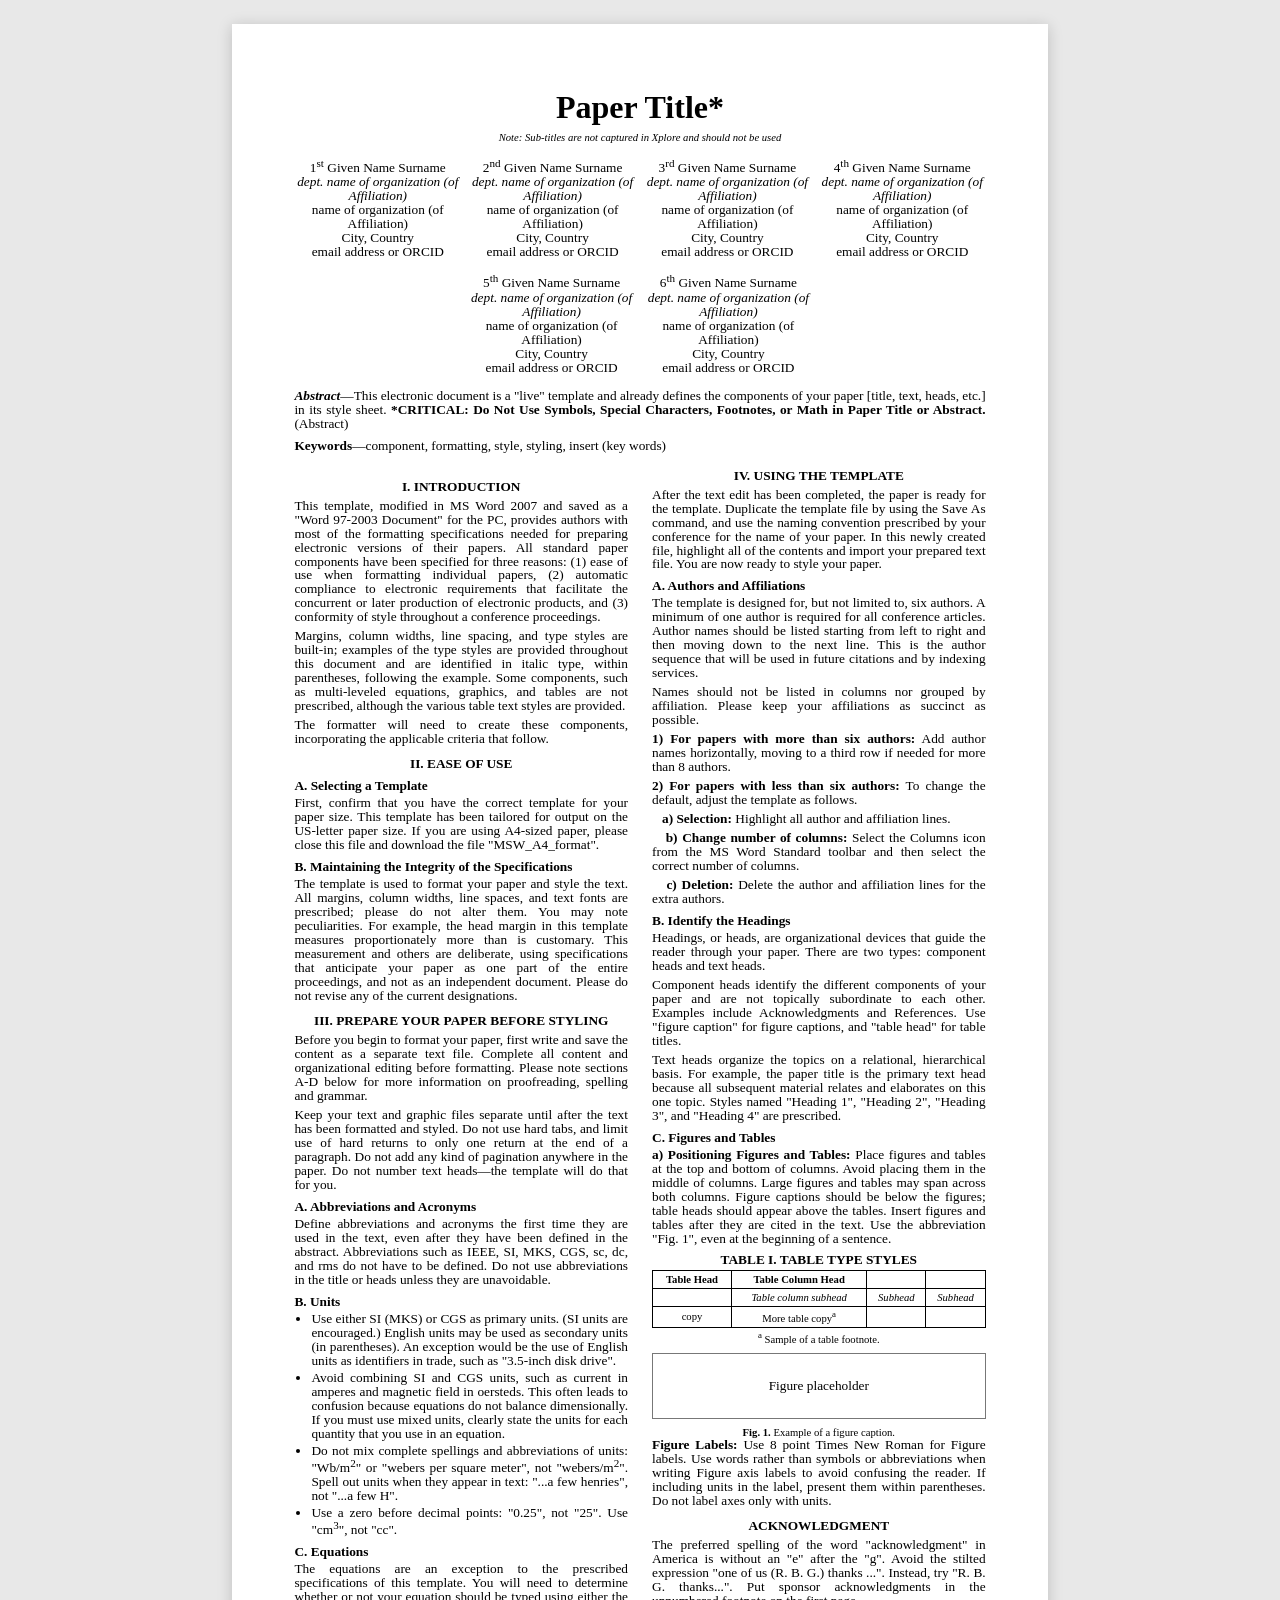
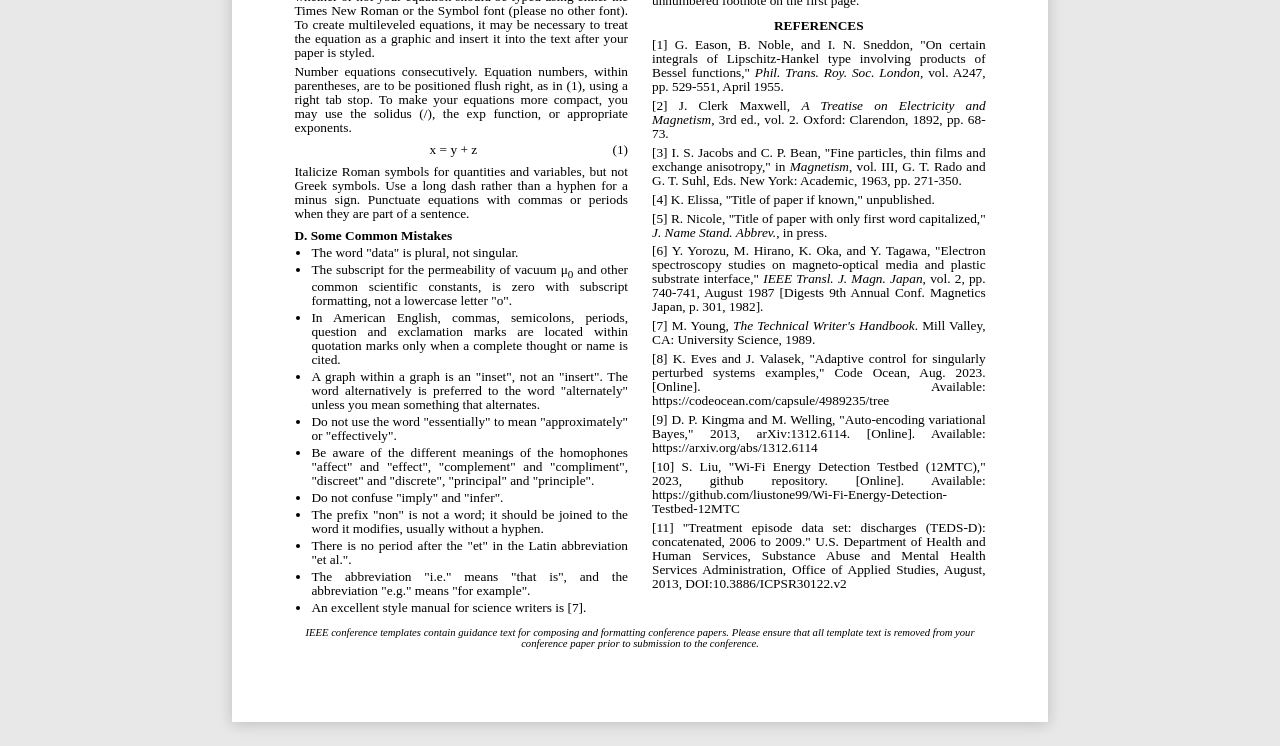
<file: IEEE/template.html>
<!DOCTYPE html>
<html lang="en">
<head>
<meta charset="UTF-8">
<meta name="viewport" content="width=device-width, initial-scale=1.0">
<title>IEEE Conference Paper Template</title>
<style>
  @page { size: Letter; margin: 0.7in 0.65in; }

  * { box-sizing: border-box; }

  body {
    margin: 0;
    background: #e8e8e8;
    color: #000;
    font-family: "Times New Roman", Times, serif;
    font-size: 10pt;
    line-height: 1.05;
  }

  .paper {
    width: 8.5in;
    min-height: 11in;
    margin: 24px auto;
    padding: 0.7in 0.65in;
    background: #fff;
    box-shadow: 0 2px 14px rgba(0,0,0,.18);
  }

  .title {
    text-align: center;
    font-size: 24pt;
    font-weight: bold;
    line-height: 1.05;
    margin: 0 0 7px;
  }

  .note {
    text-align: center;
    font-size: 8pt;
    margin: 0 0 15px;
  }

  .authors {
    display: grid;
    grid-template-columns: repeat(4, 1fr);
    text-align: center;
    gap: 8px;
    margin-bottom: 14px;
  }

  .authors.two {
    grid-template-columns: repeat(2, 1fr);
    width: 50%;
    margin-left: auto;
    margin-right: auto;
  }

  .author {
    line-height: 1.05;
  }

  .author .name { font-weight: normal; }
  .author .dept { font-style: italic; }

  .front-matter {
    column-count: 1;
    margin-bottom: 8px;
  }

  .abstract, .keywords {
    text-align: justify;
    margin-bottom: 8px;
  }

  .label { font-weight: bold; }
  .abstract .label { font-style: italic; }

  /* Main paper: IEEE-style two columns */
  .main {
    column-count: 2;
    column-gap: 0.25in;
    text-align: justify;
    column-fill: balance;
  }

  h1 {
    break-after: avoid;
    font-size: 10pt;
    text-align: center;
    font-weight: bold;
    margin: 11px 0 5px;
  }

  h2 {
    break-after: avoid;
    font-size: 10pt;
    text-align: left;
    font-weight: bold;
    font-style: normal;
    margin: 8px 0 3px;
  }

  h3 {
    break-after: avoid;
    font-size: 10pt;
    text-align: left;
    font-weight: bold;
    margin: 7px 0 3px;
  }

  p {
    margin: 0 0 5px;
    text-indent: 0;
  }

  ul {
    margin: 3px 0 6px 17px;
    padding: 0;
  }

  li {
    margin: 0 0 3px;
  }

  .table-wrap {
    break-inside: avoid;
    margin: 7px 0;
  }

  table {
    width: 100%;
    border-collapse: collapse;
    font-size: 8pt;
    text-align: center;
  }

  th, td {
    border: 1px solid #000;
    padding: 3px 4px;
  }

  .table-title {
    font-weight: bold;
    text-align: center;
    margin-bottom: 3px;
  }

  .figure {
    break-inside: avoid;
    text-align: center;
    margin: 8px 0;
    border: 1px solid #777;
    padding: 25px 10px;
  }

  .caption {
    font-size: 8pt;
    text-align: center;
    margin-top: 3px;
  }

  .equation {
    break-inside: avoid;
    text-align: center;
    margin: 8px 0;
  }

  .eq-number {
    float: right;
  }

  .ack, .references {
    break-inside: avoid;
  }

  .references p {
    margin-bottom: 5px;
    text-indent: 0;
  }

  .footer-note {
    font-size: 8pt;
    margin-top: 12px;
    text-align: center;
  }

  @media print {
    body { background: #fff; }
    .paper {
      width: auto;
      min-height: auto;
      margin: 0;
      padding: 0;
      box-shadow: none;
    }
  }

  @media (max-width: 850px) {
    .paper {
      width: 100%;
      min-height: auto;
      margin: 0;
      padding: 35px 28px;
    }
  }

  @media (max-width: 650px) {
    .main { column-count: 1; }
    .authors { grid-template-columns: repeat(2, 1fr); }
    .authors.two { width: 100%; }
  }
</style>
</head>

<body>
<main class="paper">

  <h1 class="title">Paper Title*</h1>
  <p class="note"><em>Note: Sub-titles are not captured in Xplore and should not be used</em></p>

  <section class="authors">
    <div class="author">
      <div class="name">1<sup>st</sup> Given Name Surname</div>
      <div class="dept">dept. name of organization (of Affiliation)</div>
      <div>name of organization (of Affiliation)</div>
      <div>City, Country</div>
      <div>email address or ORCID</div>
    </div>
    <div class="author">
      <div class="name">2<sup>nd</sup> Given Name Surname</div>
      <div class="dept">dept. name of organization (of Affiliation)</div>
      <div>name of organization (of Affiliation)</div>
      <div>City, Country</div>
      <div>email address or ORCID</div>
    </div>
    <div class="author">
      <div class="name">3<sup>rd</sup> Given Name Surname</div>
      <div class="dept">dept. name of organization (of Affiliation)</div>
      <div>name of organization (of Affiliation)</div>
      <div>City, Country</div>
      <div>email address or ORCID</div>
    </div>
    <div class="author">
      <div class="name">4<sup>th</sup> Given Name Surname</div>
      <div class="dept">dept. name of organization (of Affiliation)</div>
      <div>name of organization (of Affiliation)</div>
      <div>City, Country</div>
      <div>email address or ORCID</div>
    </div>
  </section>

  <section class="authors two">
    <div class="author">
      <div class="name">5<sup>th</sup> Given Name Surname</div>
      <div class="dept">dept. name of organization (of Affiliation)</div>
      <div>name of organization (of Affiliation)</div>
      <div>City, Country</div>
      <div>email address or ORCID</div>
    </div>
    <div class="author">
      <div class="name">6<sup>th</sup> Given Name Surname</div>
      <div class="dept">dept. name of organization (of Affiliation)</div>
      <div>name of organization (of Affiliation)</div>
      <div>City, Country</div>
      <div>email address or ORCID</div>
    </div>
  </section>

  <section class="front-matter">
    <p class="abstract"><span class="label">Abstract</span>—This electronic document is a "live" template and already defines the components of your paper [title, text, heads, etc.] in its style sheet. <strong>*CRITICAL: Do Not Use Symbols, Special Characters, Footnotes, or Math in Paper Title or Abstract.</strong> (Abstract)</p>
    <p class="keywords"><span class="label">Keywords</span>—component, formatting, style, styling, insert (key words)</p>
  </section>

  <section class="main">

    <h1>I. INTRODUCTION</h1>
    <p>This template, modified in MS Word 2007 and saved as a "Word 97-2003 Document" for the PC, provides authors with most of the formatting specifications needed for preparing electronic versions of their papers. All standard paper components have been specified for three reasons: (1) ease of use when formatting individual papers, (2) automatic compliance to electronic requirements that facilitate the concurrent or later production of electronic products, and (3) conformity of style throughout a conference proceedings.</p>

    <p>Margins, column widths, line spacing, and type styles are built-in; examples of the type styles are provided throughout this document and are identified in italic type, within parentheses, following the example. Some components, such as multi-leveled equations, graphics, and tables are not prescribed, although the various table text styles are provided.</p>

    <p>The formatter will need to create these components, incorporating the applicable criteria that follow.</p>

    <h1>II. EASE OF USE</h1>

    <h2>A. Selecting a Template</h2>
    <p>First, confirm that you have the correct template for your paper size. This template has been tailored for output on the US-letter paper size. If you are using A4-sized paper, please close this file and download the file "MSW_A4_format".</p>

    <h2>B. Maintaining the Integrity of the Specifications</h2>
    <p>The template is used to format your paper and style the text. All margins, column widths, line spaces, and text fonts are prescribed; please do not alter them. You may note peculiarities. For example, the head margin in this template measures proportionately more than is customary. This measurement and others are deliberate, using specifications that anticipate your paper as one part of the entire proceedings, and not as an independent document. Please do not revise any of the current designations.</p>

    <h1>III. PREPARE YOUR PAPER BEFORE STYLING</h1>
    <p>Before you begin to format your paper, first write and save the content as a separate text file. Complete all content and organizational editing before formatting. Please note sections A-D below for more information on proofreading, spelling and grammar.</p>

    <p>Keep your text and graphic files separate until after the text has been formatted and styled. Do not use hard tabs, and limit use of hard returns to only one return at the end of a paragraph. Do not add any kind of pagination anywhere in the paper. Do not number text heads—the template will do that for you.</p>

    <h2>A. Abbreviations and Acronyms</h2>
    <p>Define abbreviations and acronyms the first time they are used in the text, even after they have been defined in the abstract. Abbreviations such as IEEE, SI, MKS, CGS, sc, dc, and rms do not have to be defined. Do not use abbreviations in the title or heads unless they are unavoidable.</p>

    <h2>B. Units</h2>
    <ul>
      <li>Use either SI (MKS) or CGS as primary units. (SI units are encouraged.) English units may be used as secondary units (in parentheses). An exception would be the use of English units as identifiers in trade, such as "3.5-inch disk drive".</li>
      <li>Avoid combining SI and CGS units, such as current in amperes and magnetic field in oersteds. This often leads to confusion because equations do not balance dimensionally. If you must use mixed units, clearly state the units for each quantity that you use in an equation.</li>
      <li>Do not mix complete spellings and abbreviations of units: "Wb/m<sup>2</sup>" or "webers per square meter", not "webers/m<sup>2</sup>". Spell out units when they appear in text: "...a few henries", not "...a few H".</li>
      <li>Use a zero before decimal points: "0.25", not "25". Use "cm<sup>3</sup>", not "cc".</li>
    </ul>

    <h2>C. Equations</h2>
    <p>The equations are an exception to the prescribed specifications of this template. You will need to determine whether or not your equation should be typed using either the Times New Roman or the Symbol font (please no other font). To create multileveled equations, it may be necessary to treat the equation as a graphic and insert it into the text after your paper is styled.</p>

    <p>Number equations consecutively. Equation numbers, within parentheses, are to be positioned flush right, as in (1), using a right tab stop. To make your equations more compact, you may use the solidus (/), the exp function, or appropriate exponents.</p>

    <div class="equation">x = y + z <span class="eq-number">(1)</span></div>

    <p>Italicize Roman symbols for quantities and variables, but not Greek symbols. Use a long dash rather than a hyphen for a minus sign. Punctuate equations with commas or periods when they are part of a sentence.</p>

    <h2>D. Some Common Mistakes</h2>
    <ul>
      <li>The word "data" is plural, not singular.</li>
      <li>The subscript for the permeability of vacuum μ<sub>0</sub> and other common scientific constants, is zero with subscript formatting, not a lowercase letter "o".</li>
      <li>In American English, commas, semicolons, periods, question and exclamation marks are located within quotation marks only when a complete thought or name is cited.</li>
      <li>A graph within a graph is an "inset", not an "insert". The word alternatively is preferred to the word "alternately" unless you mean something that alternates.</li>
      <li>Do not use the word "essentially" to mean "approximately" or "effectively".</li>
      <li>Be aware of the different meanings of the homophones "affect" and "effect", "complement" and "compliment", "discreet" and "discrete", "principal" and "principle".</li>
      <li>Do not confuse "imply" and "infer".</li>
      <li>The prefix "non" is not a word; it should be joined to the word it modifies, usually without a hyphen.</li>
      <li>There is no period after the "et" in the Latin abbreviation "et al.".</li>
      <li>The abbreviation "i.e." means "that is", and the abbreviation "e.g." means "for example".</li>
      <li>An excellent style manual for science writers is [7].</li>
    </ul>

    <h1>IV. USING THE TEMPLATE</h1>
    <p>After the text edit has been completed, the paper is ready for the template. Duplicate the template file by using the Save As command, and use the naming convention prescribed by your conference for the name of your paper. In this newly created file, highlight all of the contents and import your prepared text file. You are now ready to style your paper.</p>

    <h2>A. Authors and Affiliations</h2>
    <p>The template is designed for, but not limited to, six authors. A minimum of one author is required for all conference articles. Author names should be listed starting from left to right and then moving down to the next line. This is the author sequence that will be used in future citations and by indexing services.</p>

    <p>Names should not be listed in columns nor grouped by affiliation. Please keep your affiliations as succinct as possible.</p>

    <p><strong>1)</strong> <strong>For papers with more than six authors:</strong> Add author names horizontally, moving to a third row if needed for more than 8 authors.</p>
    <p><strong>2)</strong> <strong>For papers with less than six authors:</strong> To change the default, adjust the template as follows.</p>
    <p>&nbsp;&nbsp;&nbsp;<strong>a)</strong> <strong>Selection:</strong> Highlight all author and affiliation lines.</p>
    <p>&nbsp;&nbsp;&nbsp;<strong>b)</strong> <strong>Change number of columns:</strong> Select the Columns icon from the MS Word Standard toolbar and then select the correct number of columns.</p>
    <p>&nbsp;&nbsp;&nbsp;<strong>c)</strong> <strong>Deletion:</strong> Delete the author and affiliation lines for the extra authors.</p>

    <h2>B. Identify the Headings</h2>
    <p>Headings, or heads, are organizational devices that guide the reader through your paper. There are two types: component heads and text heads.</p>

    <p>Component heads identify the different components of your paper and are not topically subordinate to each other. Examples include Acknowledgments and References. Use "figure caption" for figure captions, and "table head" for table titles.</p>

    <p>Text heads organize the topics on a relational, hierarchical basis. For example, the paper title is the primary text head because all subsequent material relates and elaborates on this one topic. Styles named "Heading 1", "Heading 2", "Heading 3", and "Heading 4" are prescribed.</p>

    <h2>C. Figures and Tables</h2>
    <p><strong>a) Positioning Figures and Tables:</strong> Place figures and tables at the top and bottom of columns. Avoid placing them in the middle of columns. Large figures and tables may span across both columns. Figure captions should be below the figures; table heads should appear above the tables. Insert figures and tables after they are cited in the text. Use the abbreviation "Fig. 1", even at the beginning of a sentence.</p>

    <div class="table-wrap">
      <div class="table-title">TABLE I. TABLE TYPE STYLES</div>
      <table>
        <tr>
          <th>Table Head</th>
          <th>Table Column Head</th>
          <th></th>
          <th></th>
        </tr>
        <tr>
          <td></td>
          <td><em>Table column subhead</em></td>
          <td><em>Subhead</em></td>
          <td><em>Subhead</em></td>
        </tr>
        <tr>
          <td>copy</td>
          <td>More table copy<sup>a</sup></td>
          <td></td>
          <td></td>
        </tr>
      </table>
      <div class="caption"><sup>a</sup> Sample of a table footnote.</div>
    </div>

    <div class="figure">
      Figure placeholder
    </div>
    <div class="caption"><strong>Fig. 1.</strong> Example of a figure caption.</div>

    <p><strong>Figure Labels:</strong> Use 8 point Times New Roman for Figure labels. Use words rather than symbols or abbreviations when writing Figure axis labels to avoid confusing the reader. If including units in the label, present them within parentheses. Do not label axes only with units.</p>

    <h1>ACKNOWLEDGMENT</h1>
    <p>The preferred spelling of the word "acknowledgment" in America is without an "e" after the "g". Avoid the stilted expression "one of us (R. B. G.) thanks ...". Instead, try "R. B. G. thanks...". Put sponsor acknowledgments in the unnumbered footnote on the first page.</p>

    <h1>REFERENCES</h1>
    <div class="references">
      <p>[1] G. Eason, B. Noble, and I. N. Sneddon, "On certain integrals of Lipschitz-Hankel type involving products of Bessel functions," <em>Phil. Trans. Roy. Soc. London</em>, vol. A247, pp. 529-551, April 1955.</p>
      <p>[2] J. Clerk Maxwell, <em>A Treatise on Electricity and Magnetism</em>, 3rd ed., vol. 2. Oxford: Clarendon, 1892, pp. 68-73.</p>
      <p>[3] I. S. Jacobs and C. P. Bean, "Fine particles, thin films and exchange anisotropy," in <em>Magnetism</em>, vol. III, G. T. Rado and G. T. Suhl, Eds. New York: Academic, 1963, pp. 271-350.</p>
      <p>[4] K. Elissa, "Title of paper if known," unpublished.</p>
      <p>[5] R. Nicole, "Title of paper with only first word capitalized," <em>J. Name Stand. Abbrev.</em>, in press.</p>
      <p>[6] Y. Yorozu, M. Hirano, K. Oka, and Y. Tagawa, "Electron spectroscopy studies on magneto-optical media and plastic substrate interface," <em>IEEE Transl. J. Magn. Japan</em>, vol. 2, pp. 740-741, August 1987 [Digests 9th Annual Conf. Magnetics Japan, p. 301, 1982].</p>
      <p>[7] M. Young, <em>The Technical Writer's Handbook</em>. Mill Valley, CA: University Science, 1989.</p>
      <p>[8] K. Eves and J. Valasek, "Adaptive control for singularly perturbed systems examples," Code Ocean, Aug. 2023. [Online]. Available: https://codeocean.com/capsule/4989235/tree</p>
      <p>[9] D. P. Kingma and M. Welling, "Auto-encoding variational Bayes," 2013, arXiv:1312.6114. [Online]. Available: https://arxiv.org/abs/1312.6114</p>
      <p>[10] S. Liu, "Wi-Fi Energy Detection Testbed (12MTC)," 2023, github repository. [Online]. Available: https://github.com/liustone99/Wi-Fi-Energy-Detection-Testbed-12MTC</p>
      <p>[11] "Treatment episode data set: discharges (TEDS-D): concatenated, 2006 to 2009." U.S. Department of Health and Human Services, Substance Abuse and Mental Health Services Administration, Office of Applied Studies, August, 2013, DOI:10.3886/ICPSR30122.v2</p>
    </div>

  </section>

  <p class="footer-note"><em>IEEE conference templates contain guidance text for composing and formatting conference papers. Please ensure that all template text is removed from your conference paper prior to submission to the conference.</em></p>

</main>
</body>
</html>
</file>
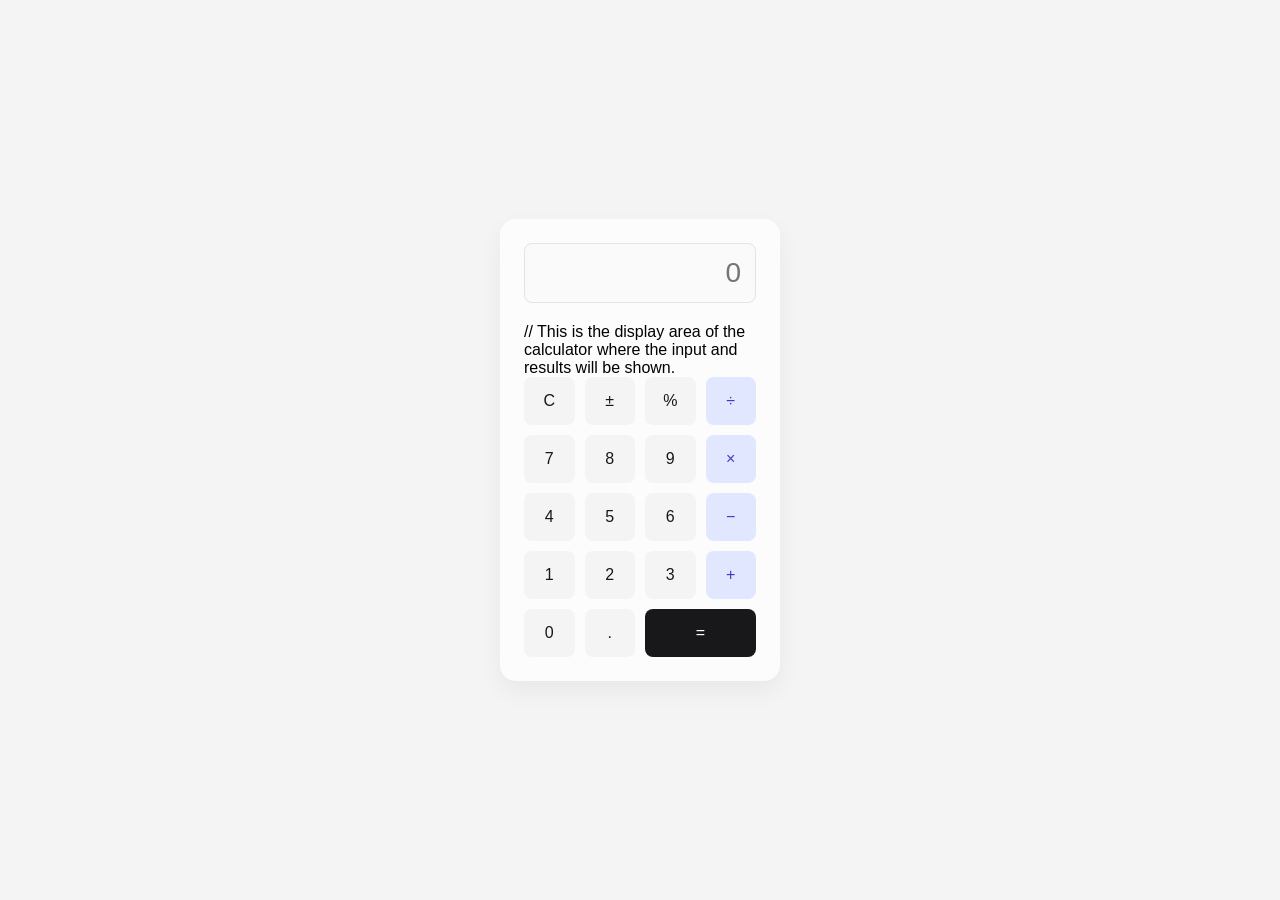
<file: LabTasks/Calculator.css.html>
<!DOCTYPE html>
<html lang="en">
<head>
  <meta charset="UTF-8">
  <title>Calculator</title>
  <style>
    * {
      box-sizing: border-box;
      margin: 0;
      padding: 0;
      font-family: -apple-system, BlinkMacSystemFont, "Segoe UI", Roboto, sans-serif;
    }

    body {
      min-height: 100vh;
      display: flex;
      justify-content: center;
      align-items: center;
      background: #f4f4f5;
    }

    .calculator {
      background: #fcfcfc;
      padding: 24px;
      border-radius: 16px;
      box-shadow: 0 10px 25px rgba(0, 0, 0, 0.05);
      width: 280px;
    }

    .display {
      width: 100%;
      height: 60px;
      background: #fafafa;
      border: 1px solid #e4e4e7;
      border-radius: 8px;
      text-align: right;
      font-size: 28px;
      padding: 10px 14px;
      color: #18181b;
      margin-bottom: 20px;
      outline: none;
    }

    .keypad {
      display: grid;
      grid-template-columns: repeat(4, 1fr);
      gap: 10px;
    }

    button {
      height: 48px;
      border: none;
      border-radius: 8px;
      background: #f4f4f5;
      color: #18181b;
      font-size: 16px;
      font-weight: 500;
      cursor: pointer;
      transition: background 0.15s ease;
    }

    button:hover {
      background: #e4e4e7;
    }

    button.op {
      background: #e0e7ff;
      color: #4338ca;
    }

    button.op:hover {
      background: #c7d2fe;
    }

    button.equal {
      background: #18181b;
      color: #ffffff;
      grid-column: span 2;
    }

    button.equal:hover {
      background: #27272a;
    }
  </style>
</head>
<body>

  <div class="calculator">
    <input type="text" class="display" placeholder="0" readonly> // This is the display area of the calculator where the input and results will be shown.
    
    <div class="keypad"> 
      <button>C</button> 
      <button>±</button>
      <button>%</button>
      <button class="op">÷</button>

      <button>7</button>
      <button>8</button>
      <button>9</button>
      <button class="op">×</button>

      <button>4</button>
      <button>5</button>
      <button>6</button>
      <button class="op">−</button>

      <button>1</button>
      <button>2</button>
      <button>3</button>
      <button class="op">+</button>

      <button>0</button>
      <button>.</button>
      <button class="equal">=</button>
    </div>
  </div>

</body>
</html>
</file>
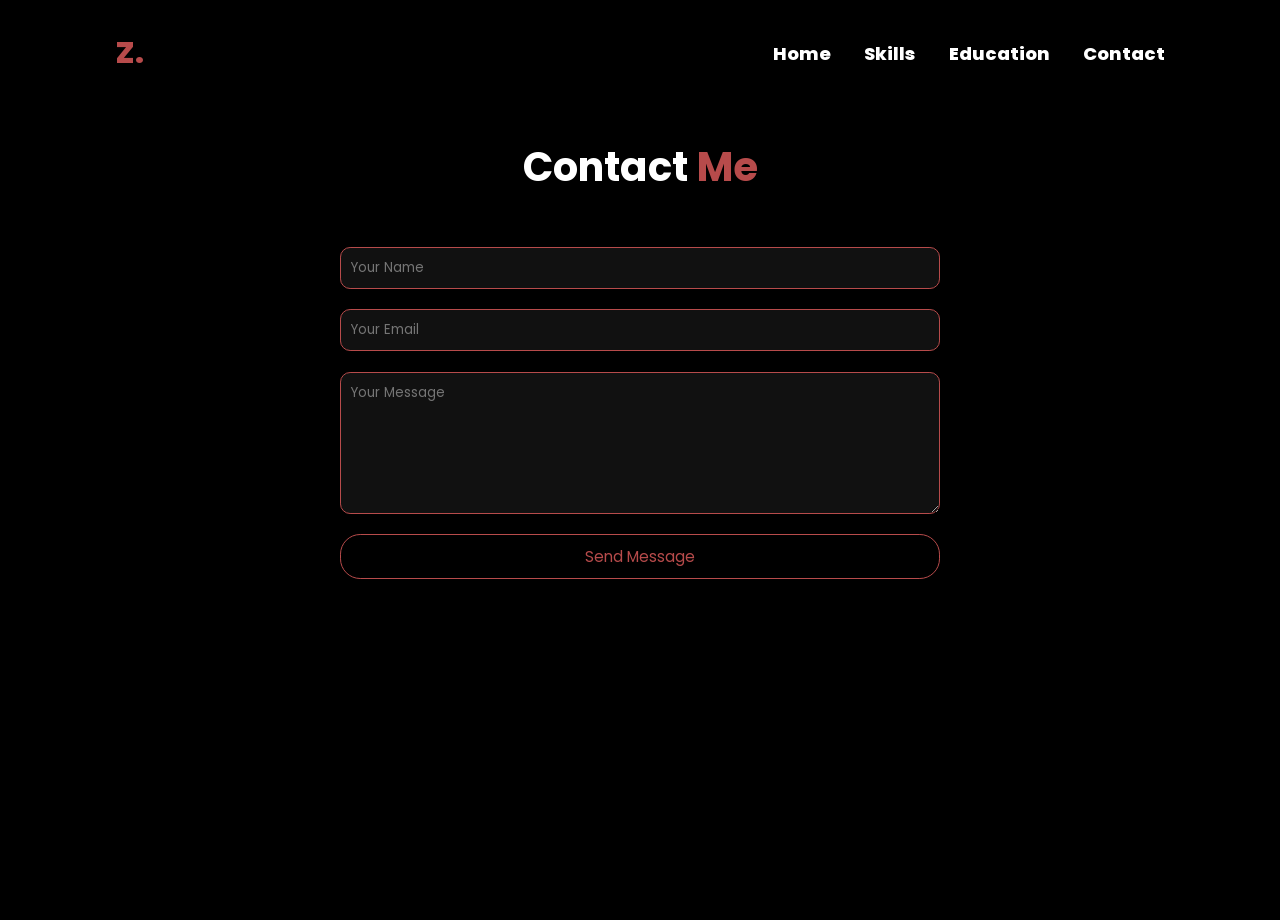
<file: Portfolio/Contact.html>
<!DOCTYPE html>
<html lang="en">
<head>
    <meta charset="UTF-8">
    <meta name="viewport" content="width=device-width, initial-scale=1.0">
    <title>Contact</title>
    <link rel="stylesheet" href="contact.css">
    <link rel="stylesheet" href="http://cdnjs.cloudflare.com/ajax/libs/font-awesome/6.5.2/css/all.min.css">
</head>
<body>
    <header>
        <a href="Portfolio.html" class="logo">Z.</a>
        <nav>
            <a href="Portfolio.html">Home</a>
            <a href="skills.html">Skills</a>
            <a href="education.html">Education</a>
            <a href="contact.html" class="active">Contact</a>
        </nav>
    </header>

    <section class="contact">
        <h1>Contact <span>Me</span></h1>
        <form id="contact-form" action="https://formspree.io/f/xvgagvrn" method="POST">
            <input type="text" name="name" placeholder="Your Name" required>
            <input type="email" name="email" placeholder="Your Email" required>
            <textarea placeholder="Your Message" name="message" rows="6" required></textarea>
            <button type="submit" class="btn">Send Message</button>
        </form>
    </section>
</body>
</html>
</file>
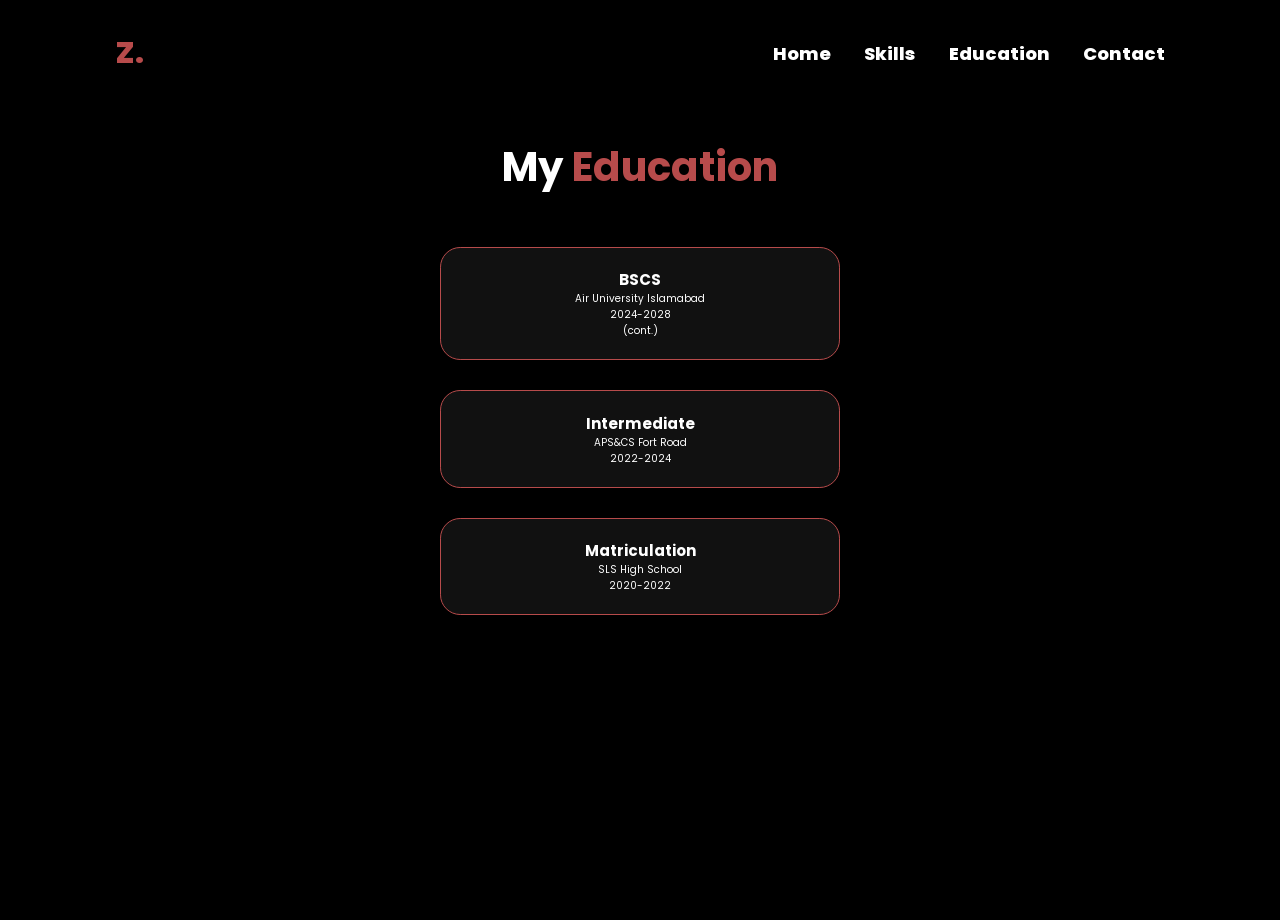
<file: Portfolio/Education.html>
<!DOCTYPE html>
<html lang="en">
<head>
    <meta charset="UTF-8">
    <meta name="viewport" content="width=device-width, initial-scale=1.0">
    <title>Education</title>
    <link rel="stylesheet" href="Education.css">
    <link rel="stylesheet" href="http://cdnjs.cloudflare.com/ajax/libs/font-awesome/6.5.2/css/all.min.css">
</head>
<body>
    <header>
        <a href="Portfolio.html" class="logo">Z.</a>
        <nav>
            <a href="Portfolio.html">Home</a>
            <a href="skills.html">Skills</a>
            <a href="education.html" class="active">Education</a>
            <a href="contact.html">Contact</a>
        </nav>
    </header>

    <section class="education">
        <h1>My <span>Education</span></h1>
        <div class="education-container">
            <div class="edu-box">
                <h2>BSCS</h2>
                <p>Air University Islamabad</p>
                <p>2024-2028</p>
                <p>(cont.)</p>
            </div>
            <div class="edu-box">
                <h2>Intermediate</h2>
                <p>APS&CS Fort Road</p>
                <p> 2022-2024</p>
            </div>
            <div class="edu-box">
                <h2>Matriculation</h2>
                <p>SLS High School</p>
                <p> 2020-2022</p>
            </div>
        </div>
    </section>
</body>
</html>
</file>
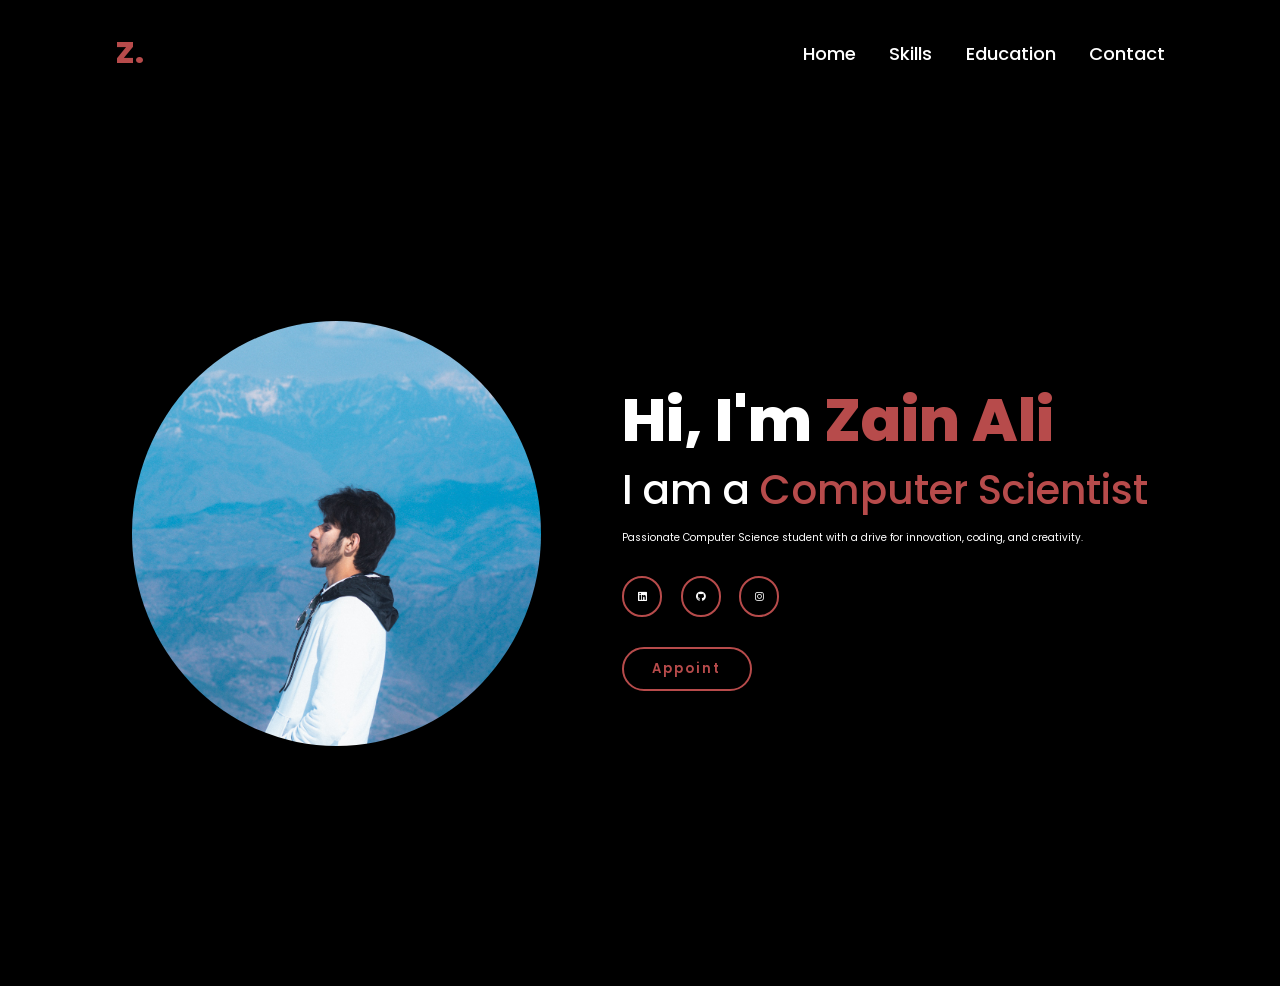
<file: Portfolio/Portfolio.html>
<!DOCTYPE html>
<html lang="en">
<head>
    <meta charset="UTF-8">
    <meta name="viewport" content="width=device-width, initial-scale=1.0">
    <link rel="stylesheet" href="style.css">
    <link rel="stylesheet" href="http://cdnjs.cloudflare.com/ajax/libs/font-awesome/6.5.2/css/all.min.css">
    <title>Portfolio</title>
</head>
<body>
    <header>
        <a href="#" class="logo">Z.</a>
    <nav>
        <a href="Portfolio.html" class="active">Home</a>
        <a href="skills.html" class="active">Skills</a>
        <a href="Education.html" class="active">Education</a>
        <a href="contact.css" class="active">Contact</a>
    </nav>
</header>
    <section class="home">
        <div class="home-img">
            <img src="img.jpg" alt="">
        </div>
        <div class="home-content">
            <h1>Hi, I'm <span>Zain Ali</span></h1>
            <h3 class="typing-content">I am a <span> </span></h3>
            <p>Passionate Computer Science student with a drive for innovation, coding, and creativity.</p>
        <div class="social-icons">
            <a href="https://www.linkedin.com/in/zain-ali-asghar-708282362?utm_source=share&utm_campaign=share_via&utm_content=profile&utm_medium=android_app"> <i class="fa-brands fa-linkedin"></i></a>
            <a href="https://github.com/ZainAli369"> <i class="fa-brands fa-github"></i></a>
            <a href="https://www.instagram.com/zain.aliasghar/profilecard/?igsh=MXFqdHQwMmZ4c2I0dQ=="> <i class="fa-brands fa-instagram"></i></a>
        </div>
        <a href="#" class="btn">Appoint</a>
        </div>
    </section>
</body>
</html>
</file>
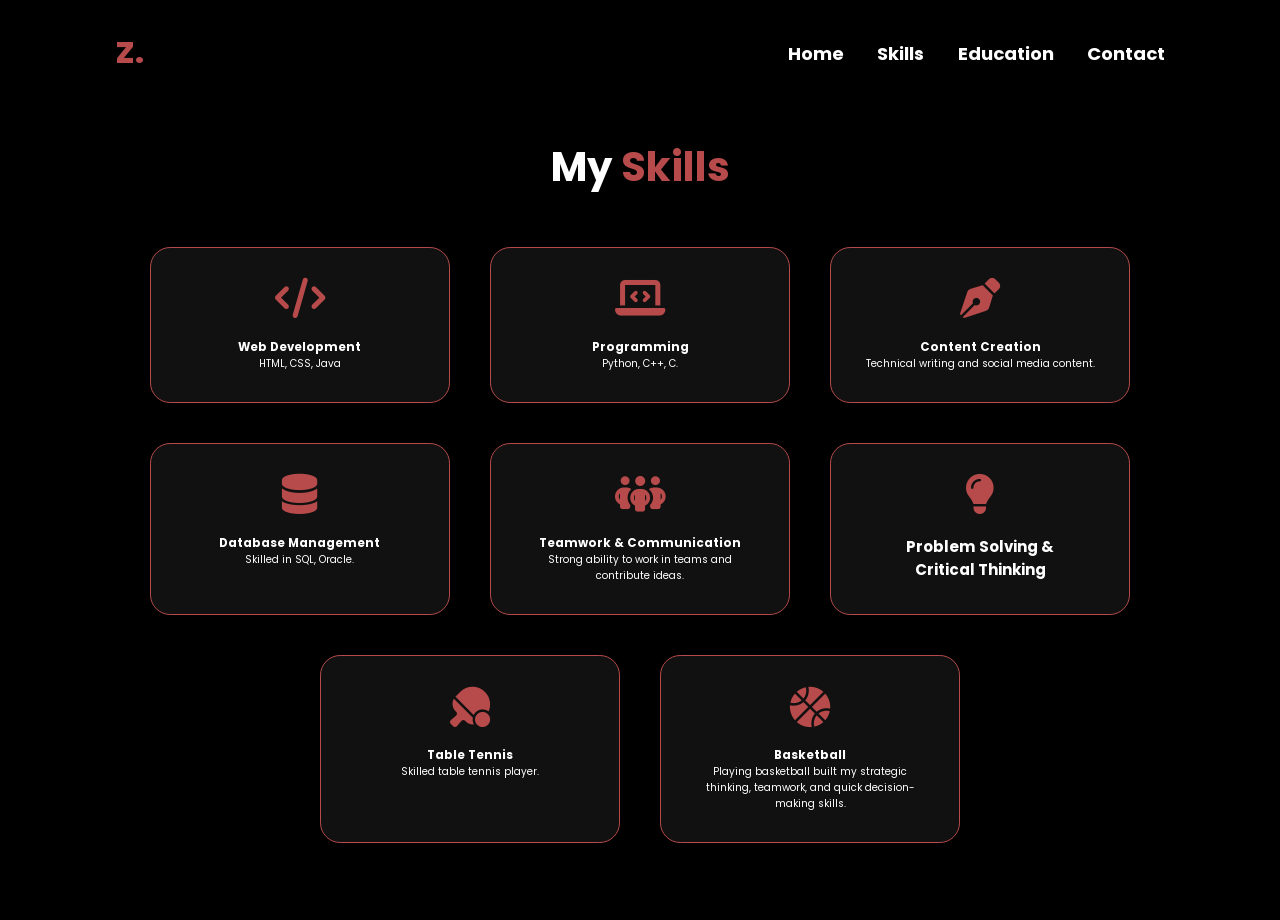
<file: Portfolio/skills.html>
<!DOCTYPE html>
<html lang="en">
<head>
    <meta charset="UTF-8">
    <meta name="viewport" content="width=device-width, initial-scale=1.0">
    <title>Skills</title>
    <link rel="stylesheet" href="skills.css">
    <link rel="stylesheet" href="http://cdnjs.cloudflare.com/ajax/libs/font-awesome/6.5.2/css/all.min.css">
</head>
<body>
    <header>
        <a href="Portfolio.html" class="logo">Z.</a>
        <nav>
            <a href="Portfolio.html">Home</a>
            <a href="skills.html" class="active">Skills</a>
            <a href="education.html">Education</a>
            <a href="contact.html">Contact</a>
        </nav>
    </header>

    <section class="skills">
        <h1>My <span>Skills</span></h1>
        <div class="skills-container">
            <div class="skill-box">
                <i class="fa-solid fa-code"></i>
                <h3>Web Development</h3>
                <p>HTML, CSS, Java</p>
            </div>
            <div class="skill-box">
                <i class="fa-solid fa-laptop-code"></i>
                <h3>Programming</h3>
                <p>Python, C++, C.</p>
            </div>
            <div class="skill-box">
                <i class="fa-solid fa-pen-nib"></i>
                <h3>Content Creation</h3>
                <p>Technical writing and social media content.</p>
            </div>
           
            
             <div class="skill-box">
                <i class="fa-solid fa-database"></i>
                <h3>Database Management</h3>
                <p>Skilled in SQL, Oracle.</p>
             </div>
             <div class="skill-box">
                <i class="fa-solid fa-people-group"></i>
                <h3>Teamwork & Communication</h3>
                <p>Strong ability to work in teams and contribute ideas.</p>
             </div>
             <div class="skill-box">
                <i class="fa-solid fa-lightbulb"></i>
                <h2>Problem Solving &</h2>
                <h2>Critical Thinking</h2>
             </div>
             <div class="skill-box">
                <i class="fa-solid fa-table-tennis-paddle-ball"></i>
                <h3>Table Tennis</h3>
                <p>Skilled table tennis player.</p>
            </div>
            <div class="skill-box">
                <i class="fa-solid fa-basketball"></i>
                <h3>Basketball</h3>
                <p>Playing basketball built my strategic thinking, teamwork, and quick decision-making skills.</p>
             </div>
        </div>
    </section>
</body>
</html>
</file>
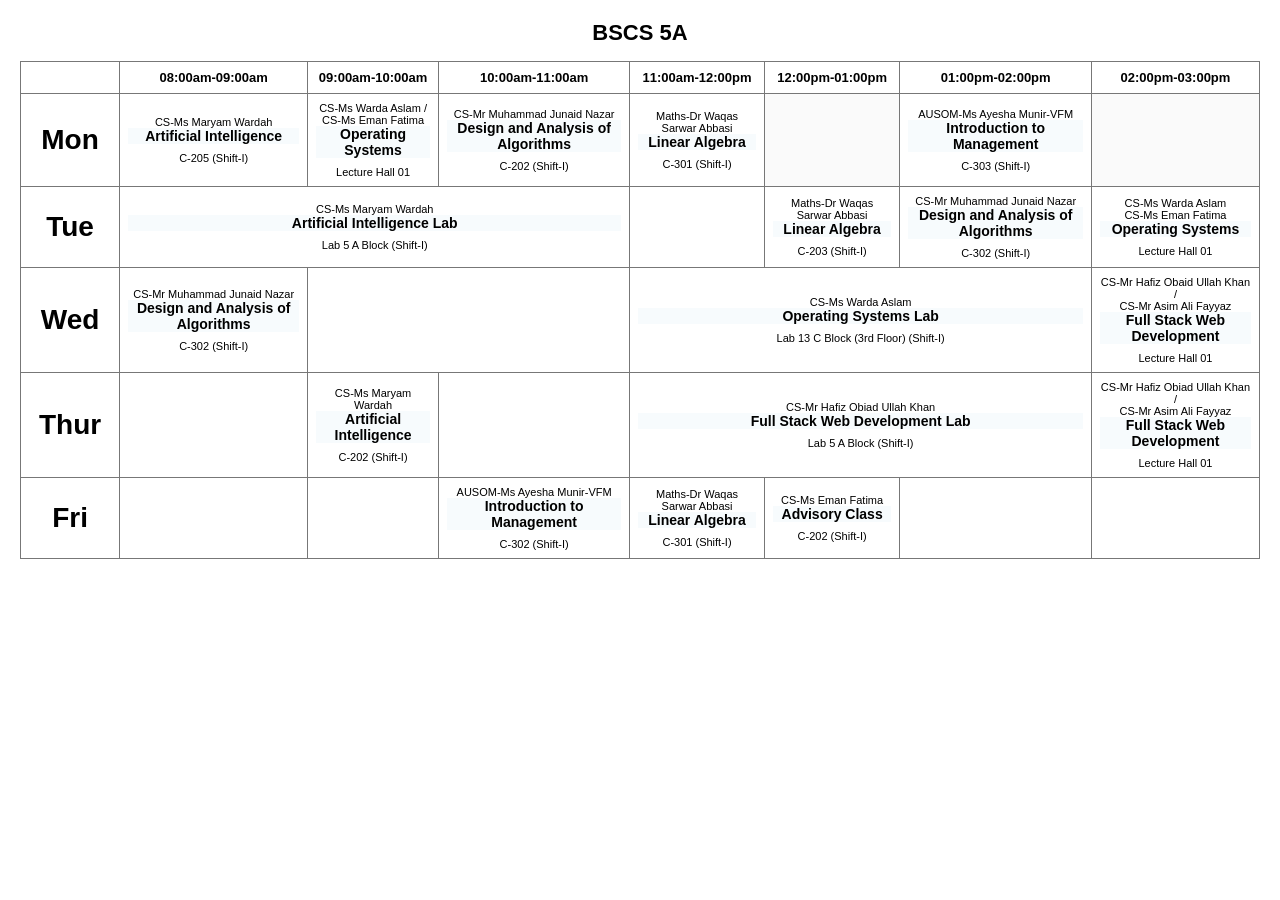
<file: Timetable/BSCS-5A-F24-TimeTable.html>
<!DOCTYPE html>
<html lang="en">
<head>
    <meta charset="UTF-8">
    <meta name="viewport" content="width=device-width, initial-scale=1.0">
    <title>BSCS 5A - Fall 2024 Time Table</title>

    <style>
        body {
            font-family: Arial, sans-serif;
            margin: 20px;
        }

        table {
            width: 100%;
            border-collapse: collapse;
            text-align: center;
        }

        th, td {
            border: 1px solid #777;
            padding: 8px;
        }

        th {
            font-size: 13px;
        }

        .day {
            font-size: 28px;
            font-weight: bold;
            width: 8%;
        }

        .subject {
            font-weight: bold;
            font-size: 14px;
        }

        .teacher {
            font-size: 11px;
        }

        .room {
            font-size: 11px;
            margin-top: 8px;
        }

        .time {
            font-size: 11px;
            font-weight: normal;
        }

        .blank {
            background: #fafafa;
        }
        /* h1 {
            font-size: 11px;
        } */
        .Heading
        {
            font-size: 22px;
            display: flex;
            justify-content: center;
            /* margin-left: 300px; */

        }
        div{
            
        }
        .subject{
            background-color: rgba(177, 219, 234, 0.107);
        }
    </style>
</head>

<body>
    <h1 class="Heading"> BSCS 5A</h1>
<table>

    
    <tr>
        <th></th>

        <th>
            08:00am-09:00am<br>
        </th>

        <th>
            09:00am-10:00am<br>
            
        </th>

        <th>
            10:00am-11:00am <br>
            
        </th>

        <th>
            11:00am-12:00pm <br>
            
        </th>

        <th>
            12:00pm-01:00pm <br>
            
        </th>

        <th>
            01:00pm-02:00pm <br>
            
        </th>

        <th>
            02:00pm-03:00pm<br>
            
        </th>
    </tr>


    
    <tr>
        <td class="day">Mon</td>

        <td>
            <div class="teacher">CS-Ms Maryam Wardah</div>
            <div class="subject">Artificial Intelligence</div>
            <div class="room">C-205 (Shift-I)</div>
        </td>

        <td>
            <div class="teacher">CS-Ms Warda Aslam /<br>CS-Ms Eman Fatima</div>
            <div class="subject">Operating Systems</div>
            <div class="room">Lecture Hall 01</div>
        </td>

        <td>
            <div class="teacher">CS-Mr Muhammad Junaid Nazar</div>
            <div class="subject">Design and Analysis of Algorithms</div>
            <div class="room">C-202 (Shift-I)</div>
        </td>

        <td>
            <div class="teacher">Maths-Dr Waqas Sarwar Abbasi</div>
            <div class="subject">Linear Algebra</div>
            <div class="room">C-301 (Shift-I)</div>
        </td>

        <td class="blank">
            
        </td>

        <td>
            <div class="teacher">AUSOM-Ms Ayesha Munir-VFM</div>
            <div class="subject">Introduction to Management</div>
            <div class="room">C-303 (Shift-I)</div>
        </td>

        <td class="blank"></td>
    </tr>


    
    <tr>
        <td class="day">Tue</td>

        <td colspan="3">
            <div class="teacher">CS-Ms Maryam Wardah</div>
            <div class="subject">Artificial Intelligence Lab</div>
            <div class="room">Lab 5 A Block (Shift-I)</div>
        </td>

        <td></td>

        <td>
            <div class="teacher">Maths-Dr Waqas Sarwar Abbasi</div>
            <div class="subject">Linear Algebra</div>
            <div class="room">C-203 (Shift-I)</div>
        </td>

        <td>
            <div class="teacher">CS-Mr Muhammad Junaid Nazar</div>
            <div class="subject">Design and Analysis of Algorithms</div>
            <div class="room">C-302 (Shift-I)</div>
        </td>

        <td>
            <div class="teacher">CS-Ms Warda Aslam<br>CS-Ms Eman Fatima</div>
            <div class="subject">Operating Systems</div>
            <div class="room">Lecture Hall 01</div>
        </td>
    </tr>


    <tr>
        <td class="day">Wed</td>

        <td>
            <div class="teacher">CS-Mr Muhammad Junaid Nazar</div>
            <div class="subject">Design and Analysis of Algorithms</div>
            <div class="room">C-302 (Shift-I)</div>
        </td>

        <td colspan="2"></td>

        <td colspan="3">
            <div class="teacher">CS-Ms Warda Aslam</div>
            <div class="subject">Operating Systems Lab</div>
            <div class="room">Lab 13 C Block (3rd Floor) (Shift-I)</div>
        </td>

        <td>
            <div class="teacher">CS-Mr Hafiz Obaid Ullah Khan /<br>
                CS-Mr Asim Ali Fayyaz</div>
            <div class="subject">Full Stack Web Development</div>
            <div class="room">Lecture Hall 01</div>
        </td>
    </tr>


  
    <tr>
        <td class="day">Thur</td>

        <td></td>

        <td>
            <div class="teacher">CS-Ms Maryam Wardah</div>
            <div class="subject">Artificial Intelligence</div>
            <div class="room">C-202 (Shift-I)</div>
        </td>

        <td></td>

        <td colspan="3">
            <div class="teacher">CS-Mr Hafiz Obiad Ullah Khan</div>
            <div class="subject">Full Stack Web Development Lab</div>
            <div class="room">Lab 5 A Block (Shift-I)</div>
        </td>

        <td>
            <div class="teacher">CS-Mr Hafiz Obiad Ullah Khan /<br>
                CS-Mr Asim Ali Fayyaz</div>
            <div class="subject">Full Stack Web Development</div>
            <div class="room">Lecture Hall 01</div>
        </td>
    </tr>



    <tr>
        <td class="day">Fri</td>

        <td></td>
        <td></td>

        <td>
            <div class="teacher">AUSOM-Ms Ayesha Munir-VFM</div>
            <div class="subject">Introduction to Management</div>
            <div class="room">C-302 (Shift-I)</div>
        </td>

        <td>
            <div class="teacher">Maths-Dr Waqas Sarwar Abbasi</div>
            <div class="subject">Linear Algebra</div>
            <div class="room">C-301 (Shift-I)</div>
        </td>

        <td>
            <div class="teacher">CS-Ms Eman Fatima</div>
            <div class="subject">Advisory Class</div>
            <div class="room">C-202 (Shift-I)</div>
        </td>

        <td></td>
        <td></td>
    </tr>

</table>

</body>
</html>
</file>
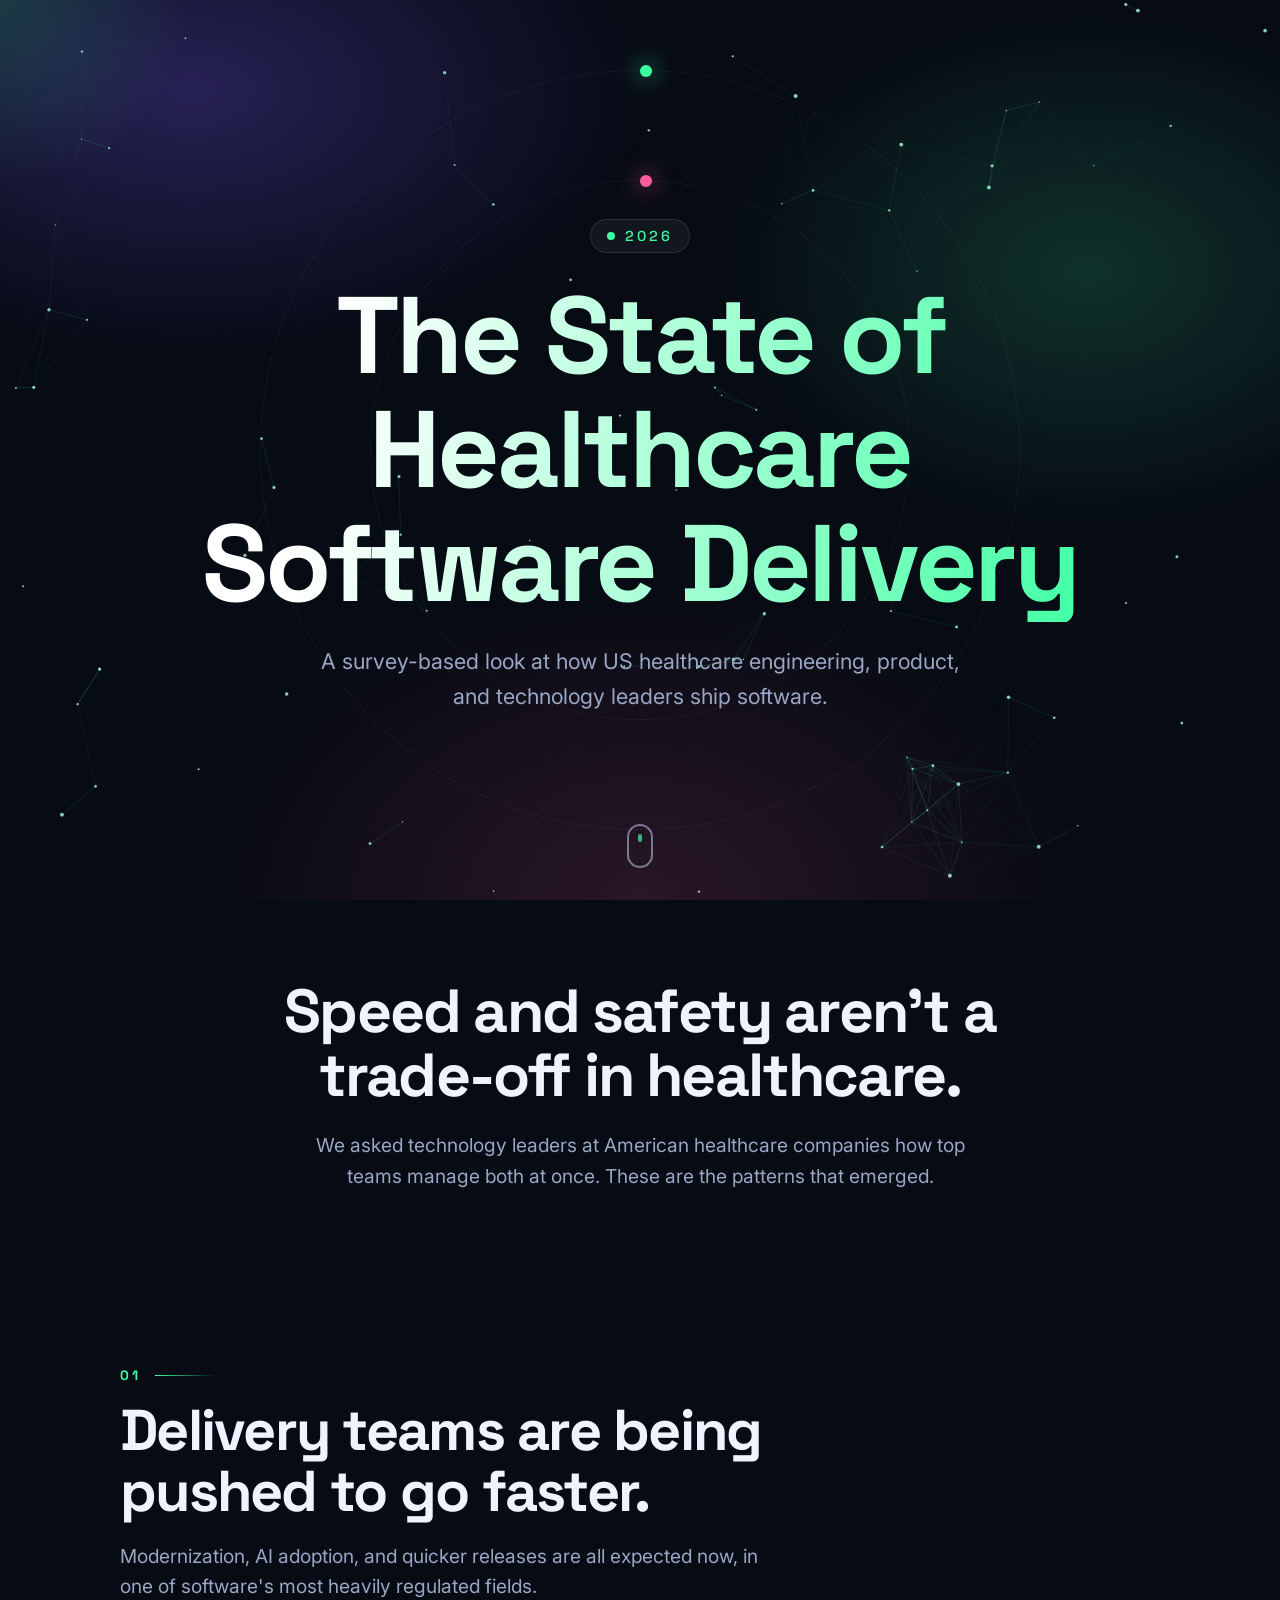
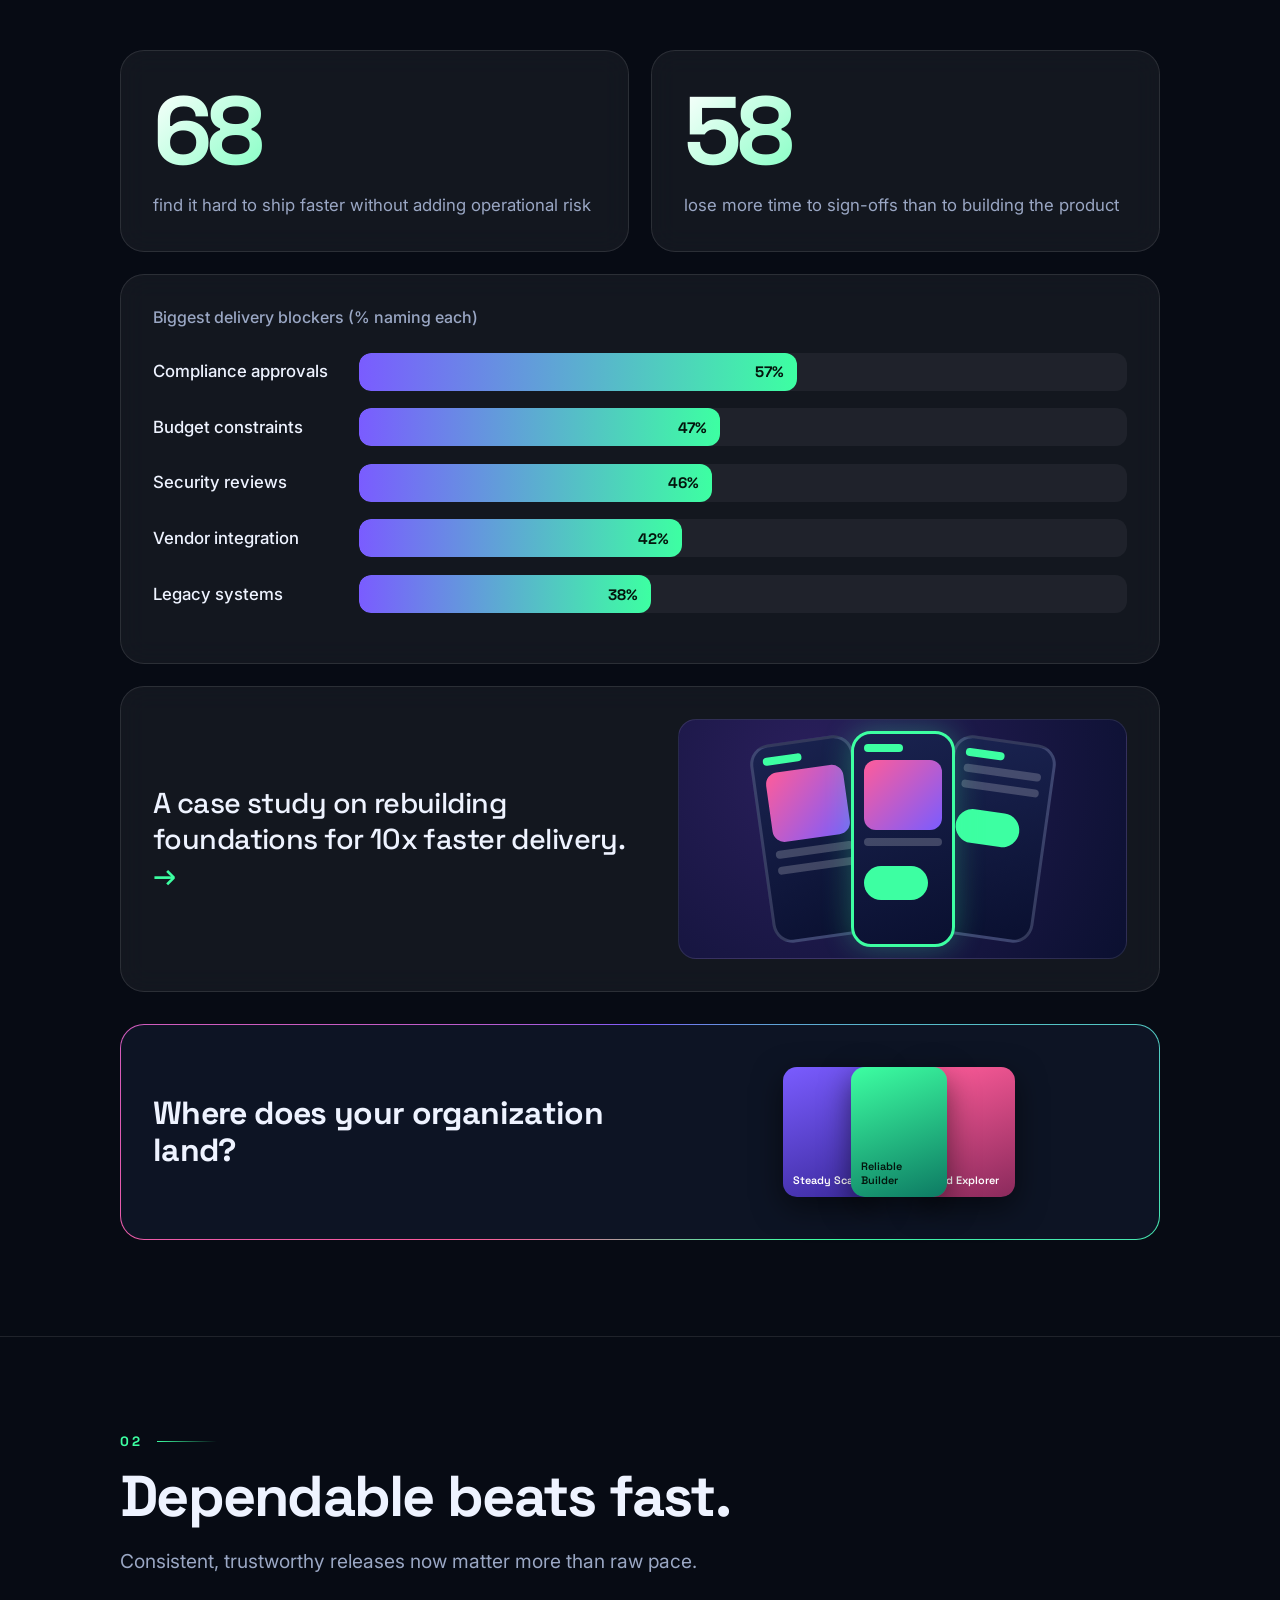
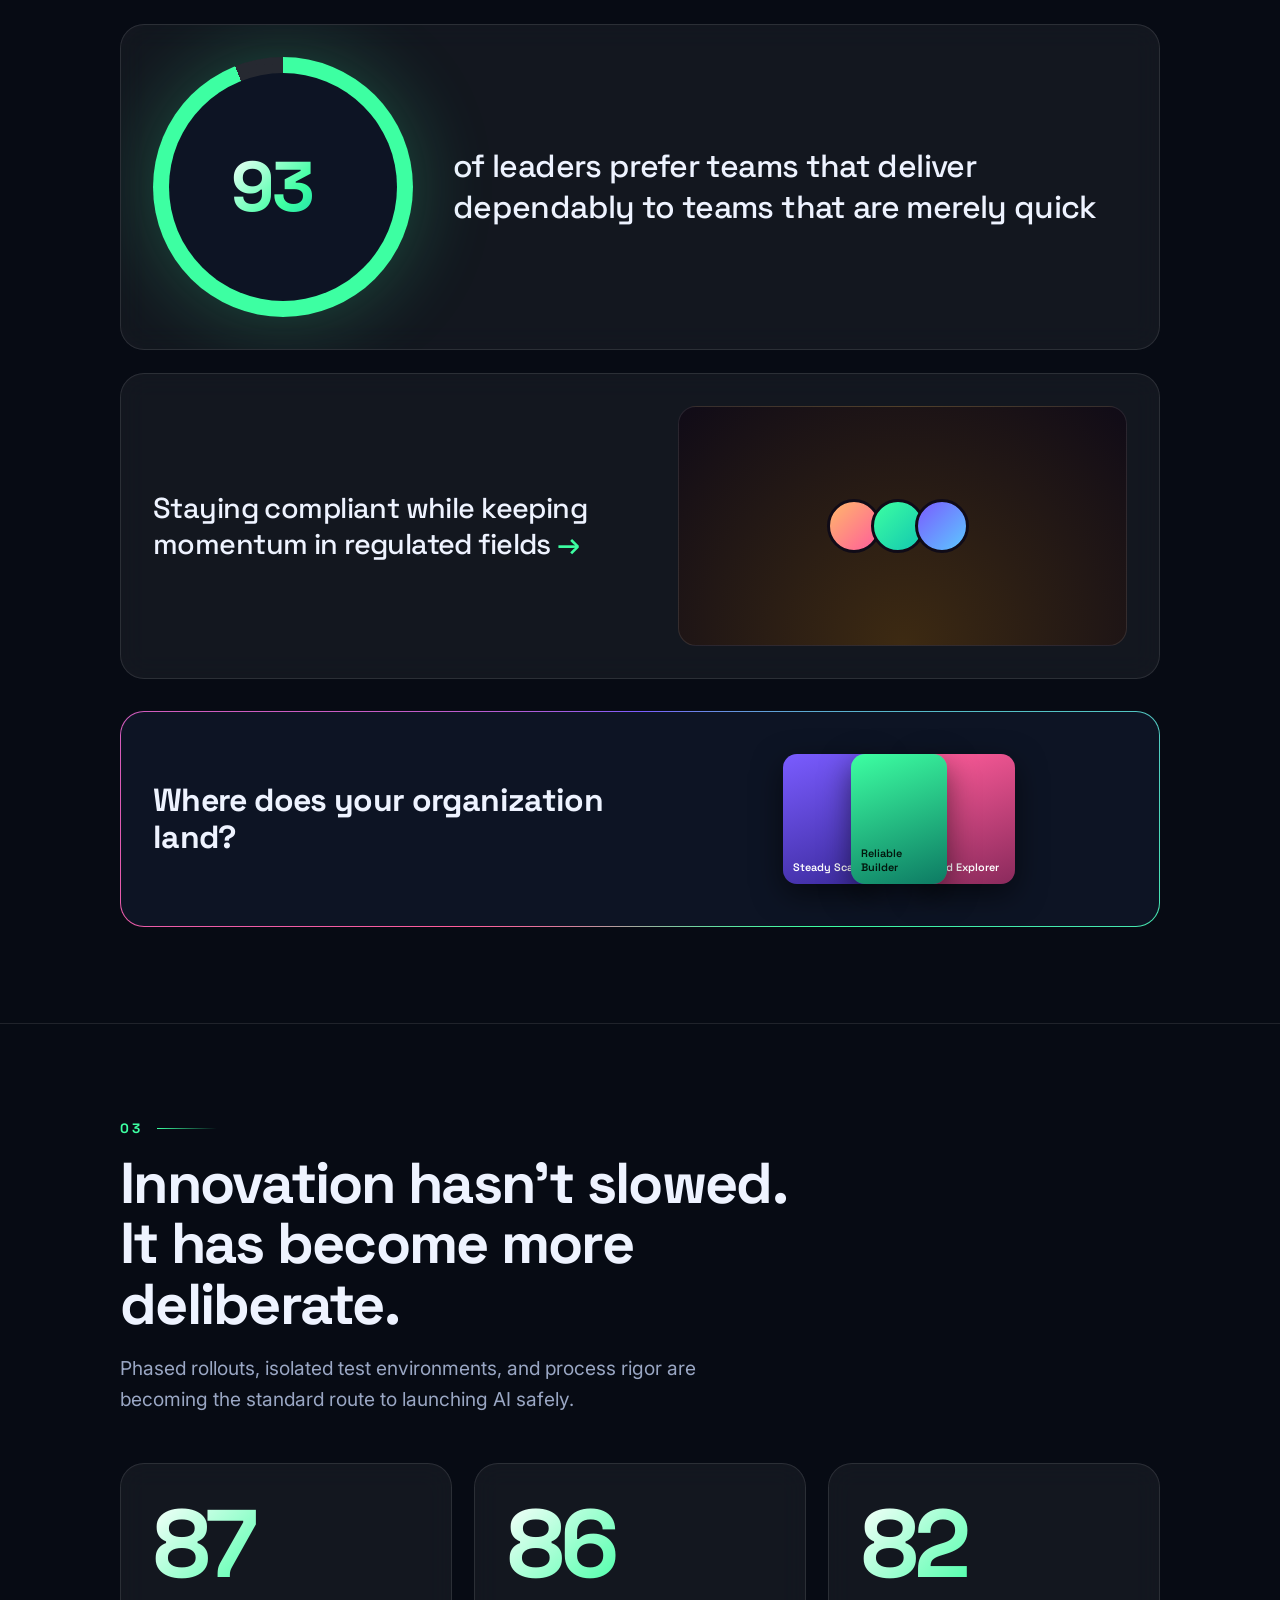
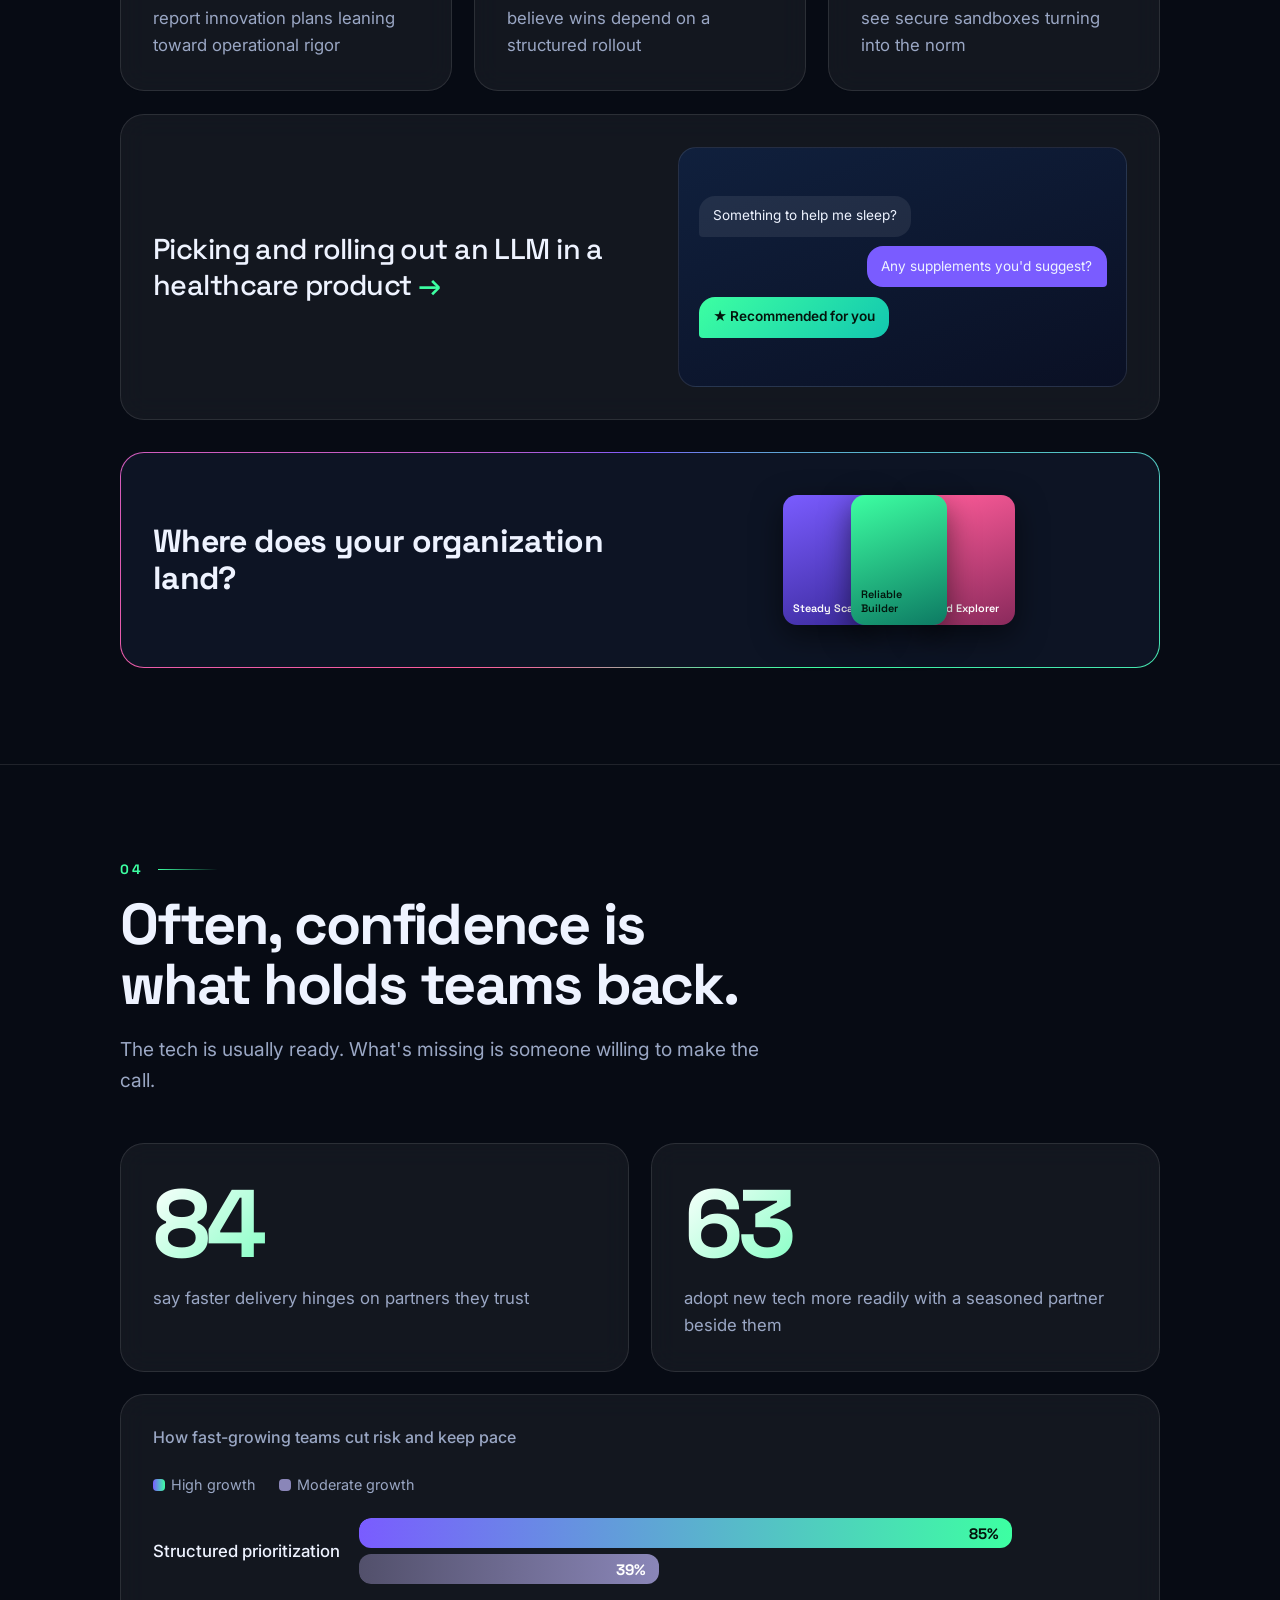
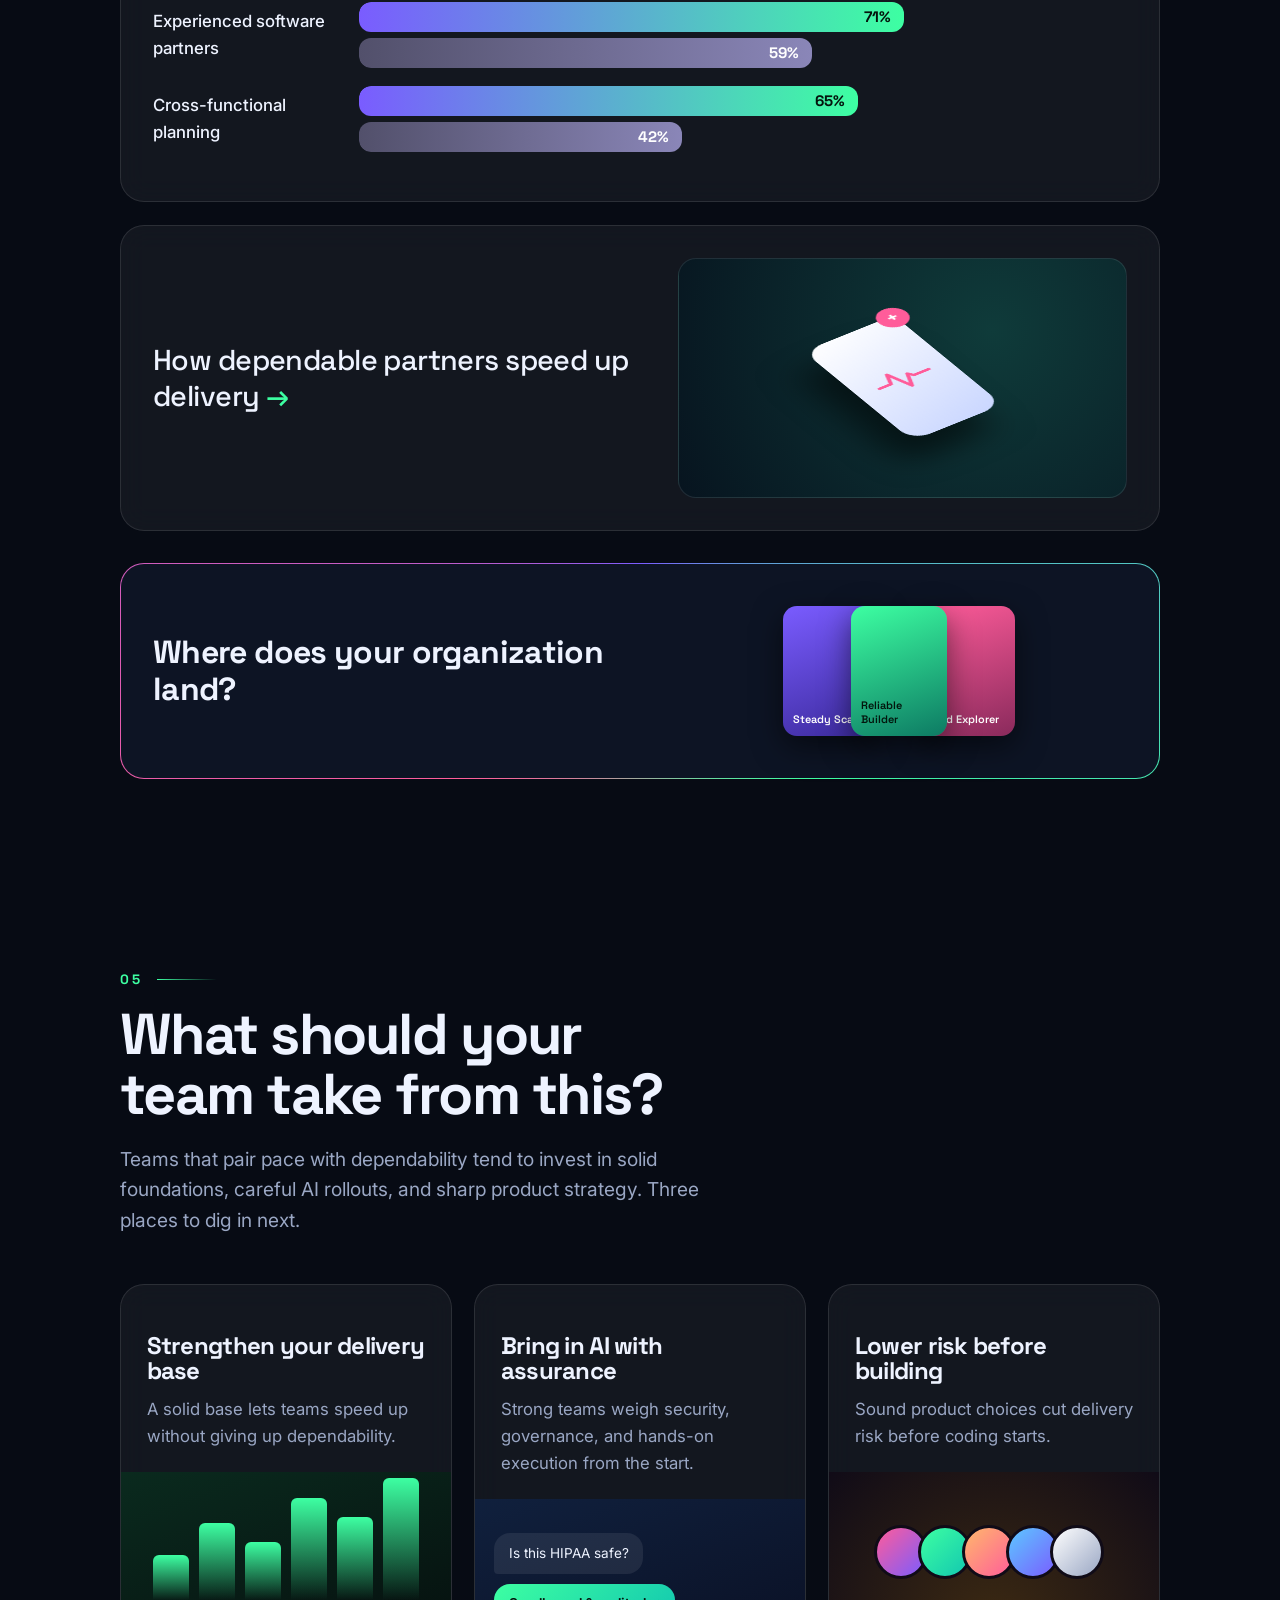
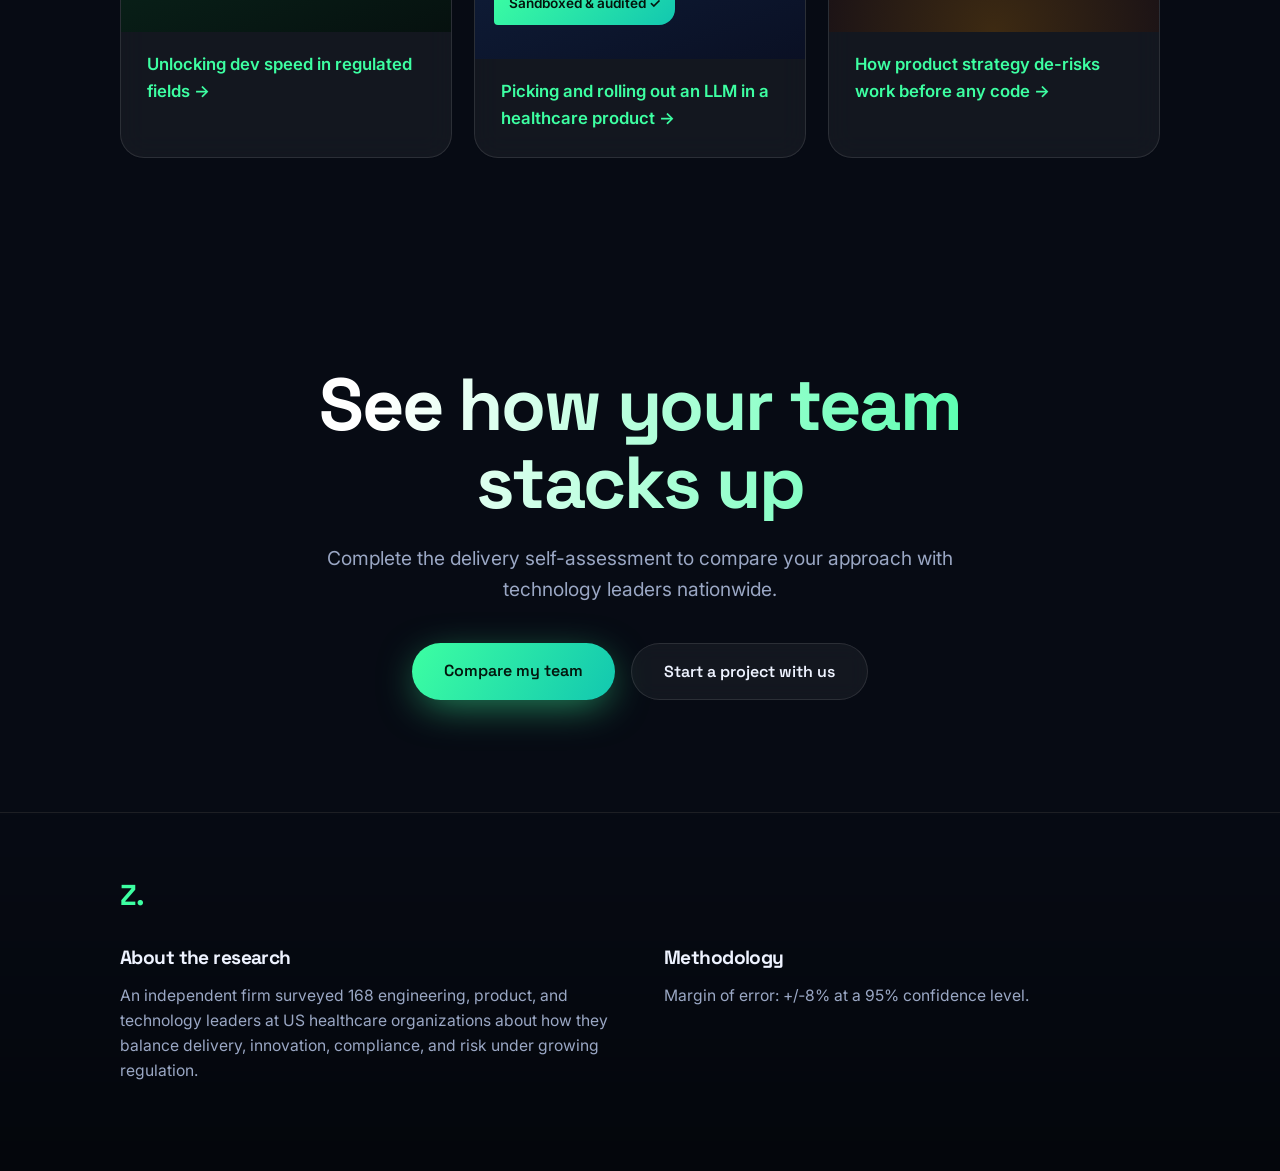
<file: UI/UI.html>
<!DOCTYPE html>
<html lang="en">
<head>
<meta charset="utf-8">
<meta name="viewport" content="width=device-width, initial-scale=1, viewport-fit=cover">
<title>The State of Software Delivery in Healthcare | Original Research</title>
<link rel="preconnect" href="https://fonts.googleapis.com">
<link href="https://fonts.googleapis.com/css2?family=Space+Grotesk:wght@400;500;700&family=Inter:wght@400;500;600&display=swap" rel="stylesheet">
<style>
@property --p{syntax:'<number>';inherits:false;initial-value:0}
:root{--bg:#070b14;--bg2:#0d1424;--fg:#eef3ff;--mut:#9aa7c4;--g:#3dffa2;--g2:#12c7b0;--v:#7a5cff;--pk:#ff5c9a;--line:rgba(255,255,255,.1);--card:rgba(255,255,255,.05);
--head:'Space Grotesk',system-ui,sans-serif;--body:'Inter',system-ui,sans-serif;box-sizing:border-box;padding-top:env(safe-area-inset-top,0px);padding-bottom:env(safe-area-inset-bottom,0px);color-scheme:dark}
html{scroll-behavior:smooth;scroll-padding-top:env(safe-area-inset-top,0px)}
*,*::before,*::after{box-sizing:border-box;margin:0}
body{background:var(--bg);color:var(--fg);font:400 1.05rem/1.6 var(--body);overflow-x:hidden;-webkit-font-smoothing:antialiased}
canvas#bg{position:fixed;inset:0;width:100%;height:100%;z-index:-2}
.aurora{position:fixed;inset:0;z-index:-1;pointer-events:none;background:radial-gradient(60vw 50vh at 15% 10%,rgba(122,92,255,.28),transparent 60%),radial-gradient(50vw 50vh at 85% 30%,rgba(61,255,162,.16),transparent 60%),radial-gradient(60vw 60vh at 50% 100%,rgba(255,92,154,.14),transparent 60%);animation:drift 18s ease-in-out infinite alternate}
@keyframes drift{to{transform:translate3d(0,-3vh,0) scale(1.08)}}
.glow{position:fixed;width:420px;height:420px;border-radius:50%;left:0;top:0;pointer-events:none;z-index:-1;background:radial-gradient(circle,rgba(61,255,162,.16),transparent 65%);transform:translate(-50%,-50%);transition:opacity .3s}
.bar-progress{position:fixed;top:0;left:0;height:3px;width:0;z-index:50;background:linear-gradient(90deg,var(--g),var(--v),var(--pk));box-shadow:0 0 12px var(--g)}
a{color:inherit}
.wrap{max-width:1120px;margin:0 auto;padding:0 clamp(1.2rem,4vw,2.5rem)}
h1,h2,h3{font-family:var(--head);letter-spacing:-.03em;line-height:1.05}
.grad{background:linear-gradient(100deg,#fff 10%,var(--g) 50%,var(--v) 95%);background-size:200% auto;-webkit-background-clip:text;background-clip:text;color:transparent;animation:shine 6s linear infinite}
@keyframes shine{to{background-position:200% center}}

/* HERO */
.hero{min-height:100svh;display:grid;place-items:center;text-align:center;position:relative;padding:6rem 0 4rem}
.year{display:inline-flex;align-items:center;gap:.6rem;padding:.45rem 1rem;border:1px solid var(--line);border-radius:99px;background:var(--card);backdrop-filter:blur(10px);font:500 .9rem var(--head);letter-spacing:.2em;color:var(--g)}
.year i{width:8px;height:8px;border-radius:50%;background:var(--g);box-shadow:0 0 0 0 var(--g);animation:pulse 2s infinite}
@keyframes pulse{70%{box-shadow:0 0 0 12px transparent}}
.hero h1{font-size:clamp(2.8rem,8.5vw,7rem);margin:1.6rem auto 1.4rem;max-width:14ch}
.hero p{max-width:40rem;margin:0 auto;color:var(--mut);font-size:clamp(1.05rem,2vw,1.35rem)}
.scroll{position:absolute;bottom:2rem;left:50%;transform:translateX(-50%);width:26px;height:44px;border:2px solid var(--mut);border-radius:20px;opacity:.7}
.scroll::after{content:"";position:absolute;left:50%;top:8px;width:4px;height:8px;margin-left:-2px;border-radius:2px;background:var(--g);animation:wheel 1.6s infinite}
@keyframes wheel{to{transform:translateY(16px);opacity:0}}
.orbit{position:absolute;width:min(90vw,760px);aspect-ratio:1;border-radius:50%;border:1px dashed rgba(255,255,255,.08);animation:spin 60s linear infinite;z-index:-1}
.orbit::before{content:"";position:absolute;top:-6px;left:50%;width:12px;height:12px;border-radius:50%;background:var(--g);box-shadow:0 0 24px var(--g)}
.orbit.o2{width:min(65vw,540px);animation-duration:40s;animation-direction:reverse}
.orbit.o2::before{background:var(--pk);box-shadow:0 0 24px var(--pk)}
@keyframes spin{to{transform:rotate(360deg)}}

/* INTRO */
.intro{padding:5rem 0;text-align:center}
.intro h2{font-size:clamp(2rem,5vw,3.8rem);max-width:20ch;margin:0 auto 1.4rem}
.intro p{max-width:42rem;margin:0 auto;color:var(--mut);font-size:1.2rem}

/* SECTIONS */
section.blk{padding:6rem 0;position:relative}
section.blk+section.blk{border-top:1px solid var(--line)}
.num{font:700 .85rem var(--head);letter-spacing:.25em;color:var(--g);margin-bottom:1rem;display:flex;align-items:center;gap:.8rem}
.num::after{content:"";height:1px;width:60px;background:linear-gradient(90deg,var(--g),transparent)}
.blk h2{font-size:clamp(2rem,5vw,3.6rem);max-width:18ch;margin-bottom:1.2rem}
.lead{color:var(--mut);font-size:1.2rem;max-width:40rem;margin-bottom:3rem}
.grid{display:grid;gap:1.4rem}
.g2{grid-template-columns:repeat(auto-fit,minmax(min(100%,300px),1fr))}
.g3{grid-template-columns:repeat(auto-fit,minmax(min(100%,240px),1fr))}
.card{position:relative;border:1px solid var(--line);border-radius:24px;padding:2rem;background:var(--card);backdrop-filter:blur(14px);overflow:hidden;transform-style:preserve-3d;transition:transform .25s,border-color .3s,box-shadow .3s}
.card::before{content:"";position:absolute;inset:0;background:radial-gradient(400px circle at var(--mx,50%) var(--my,0%),rgba(61,255,162,.14),transparent 45%);opacity:0;transition:opacity .3s}
.card:hover{border-color:rgba(61,255,162,.45);box-shadow:0 20px 60px -20px rgba(61,255,162,.35)}
.card:hover::before{opacity:1}
.stat{font:700 clamp(3.4rem,8vw,6rem)/1 var(--head);letter-spacing:-.05em;background:linear-gradient(135deg,#fff,var(--g) 60%,var(--g2));-webkit-background-clip:text;background-clip:text;color:transparent}
.stat sup{font-size:.5em;vertical-align:top;position:relative;top:.15em}
.card p{color:var(--mut);margin-top:.8rem}
.reveal{opacity:0;transform:translateY(40px) scale(.98);transition:opacity .9s cubic-bezier(.2,.7,.2,1),transform .9s cubic-bezier(.2,.7,.2,1)}
.reveal.in{opacity:1;transform:none}

/* CHARTS */
.chart{margin-top:1.4rem}
.chart h3{font:500 1rem var(--body);color:var(--mut);letter-spacing:0;margin-bottom:1.6rem}
.row{display:grid;grid-template-columns:minmax(120px,190px) 1fr;gap:1rem;align-items:center;margin-bottom:1.1rem}
.row span{font-weight:500}
.track{position:relative;height:38px;border-radius:12px;background:rgba(255,255,255,.05);overflow:hidden}
.fill{height:100%;width:0;border-radius:12px;background:linear-gradient(90deg,var(--v),var(--g));display:flex;align-items:center;justify-content:flex-end;padding-right:.8rem;font:700 .95rem var(--head);color:#04140c;transition:width 1.6s cubic-bezier(.2,.8,.2,1);position:relative;overflow:hidden}
.fill::after{content:"";position:absolute;inset:0;background:linear-gradient(110deg,transparent 30%,rgba(255,255,255,.5) 50%,transparent 70%);transform:translateX(-100%);animation:sweep 3s 1.8s infinite}
@keyframes sweep{to{transform:translateX(100%)}}
.fill.b{background:linear-gradient(90deg,#52506b,#8a86b8);color:#fff;margin-top:6px}
.fill.a{margin:0}
.legend{display:flex;gap:1.4rem;margin-bottom:1.4rem;color:var(--mut);font-size:.9rem}
.legend b{display:inline-block;width:12px;height:12px;border-radius:4px;margin-right:.4rem;vertical-align:-1px;background:linear-gradient(90deg,var(--v),var(--g))}
.legend b.m{background:#8a86b8}
.dual .track{height:auto;background:none}
.dual .fill{height:30px}

/* RING */
.ringwrap{display:flex;align-items:center;gap:2.5rem;flex-wrap:wrap}
.ring{--p:0;width:min(260px,70vw);aspect-ratio:1;border-radius:50%;display:grid;place-items:center;background:conic-gradient(var(--g) calc(var(--p)*1%),rgba(255,255,255,.08) 0);position:relative;transition:--p 2s cubic-bezier(.2,.8,.2,1);box-shadow:0 0 80px rgba(61,255,162,.25)}
.ring::before{content:"";position:absolute;inset:16px;border-radius:50%;background:var(--bg2)}
.ring .stat{position:relative;font-size:4.4rem}
.ringtxt{flex:1;min-width:240px;font:500 clamp(1.4rem,3vw,2rem)/1.3 var(--head);letter-spacing:-.02em}

/* LINK CARDS & VISUALS */
.link{display:grid;grid-template-columns:1.1fr 1fr;gap:2rem;align-items:center;margin-top:1.4rem}
@media(max-width:760px){.link{grid-template-columns:1fr}}
.link a.t{font:500 clamp(1.3rem,2.6vw,1.8rem)/1.25 var(--head);text-decoration:none;letter-spacing:-.02em;display:inline;background:linear-gradient(var(--g),var(--g)) 0 100%/0 2px no-repeat;transition:background-size .4s}
.link a.t:hover{background-size:100% 2px}
.link a.t::after{content:" →";color:var(--g)}
.vis{height:240px;border-radius:18px;position:relative;overflow:hidden;border:1px solid var(--line);display:grid;place-items:center}
.v-phones{background:radial-gradient(circle at 30% 20%,#2a1f5c,#0b1030)}
.ph{position:absolute;width:104px;height:200px;border-radius:20px;border:3px solid #cfd8ff33;background:linear-gradient(160deg,#1a2350,#0a1030);padding:10px;animation:float 5s ease-in-out infinite}
.ph:nth-child(1){transform:translateX(-90px) rotate(-8deg);animation-delay:-1s}
.ph:nth-child(2){z-index:2;height:216px;border-color:var(--g);box-shadow:0 0 30px rgba(61,255,162,.3)}
.ph:nth-child(3){transform:translateX(90px) rotate(8deg);animation-delay:-2.5s}
@keyframes float{50%{margin-top:-10px}}
.ph i{display:block;height:8px;border-radius:4px;background:#ffffff33;margin-bottom:8px}
.ph i:first-child{width:50%;background:var(--g)}
.ph .face{height:70px;border-radius:12px;background:linear-gradient(135deg,var(--pk),var(--v));margin:8px 0}
.ph .btn{height:22px;border-radius:99px;background:var(--g);margin-top:12px}
.v-chat{background:linear-gradient(160deg,#10203d,#0a1024);align-content:center;padding:1.2rem;gap:.6rem;display:grid;justify-items:start}
.msg{padding:.6rem .9rem;border-radius:16px 16px 16px 4px;background:#ffffff14;font-size:.85rem;max-width:80%;animation:pop 4s infinite backwards}
.msg.me{justify-self:end;background:var(--v);border-radius:16px 16px 4px 16px;animation-delay:.6s}
.msg.rec{background:linear-gradient(135deg,var(--g),var(--g2));color:#04140c;font-weight:600;animation-delay:1.4s}
@keyframes pop{0%{opacity:0;transform:translateY(10px) scale(.9)}15%,90%{opacity:1;transform:none}100%{opacity:0}}
.v-health{background:radial-gradient(circle at 70% 30%,#0f3b3a,#07141f)}
.iso{width:110px;height:190px;border-radius:22px;background:linear-gradient(160deg,#fff,#c9d6ff);transform:rotateX(55deg) rotateZ(-35deg);box-shadow:-30px 30px 40px #0008;display:grid;place-items:center;color:var(--pk);position:relative}
.iso svg{width:64px;transform:rotate(0)}
.iso::after{content:"+";position:absolute;right:-14px;top:-14px;width:34px;height:34px;border-radius:50%;background:var(--pk);color:#fff;font:700 1.4rem/34px var(--head);text-align:center}
.v-team{background:radial-gradient(circle at 50% 100%,#3d2a12,#100b17)}
.people{display:flex;gap:-10px}
.people b{width:54px;height:54px;border-radius:50%;margin-left:-10px;border:3px solid #100b17;background:linear-gradient(135deg,var(--c1),var(--c2));animation:float 4s ease-in-out infinite}
.v-chart{background:linear-gradient(160deg,#0a2a1e,#06110f);display:flex;align-items:flex-end;gap:10px;padding:0 2rem 2rem;place-items:end}
.v-chart i{flex:1;background:linear-gradient(var(--g),transparent);border-radius:6px 6px 0 0;height:var(--h);animation:grow 3s ease-in-out infinite alternate}
@keyframes grow{from{transform:scaleY(.6);transform-origin:bottom}}

/* ASSESSMENT CTA */
.assess{margin-top:2rem;border:1px solid transparent;border-radius:24px;padding:2rem;background:linear-gradient(var(--bg2),var(--bg2)) padding-box,conic-gradient(from var(--a,0deg),var(--v),var(--g),var(--pk),var(--v)) border-box;animation:rot 6s linear infinite;display:grid;grid-template-columns:1.2fr 1fr;gap:2rem;align-items:center}
@property --a{syntax:'<angle>';inherits:false;initial-value:0deg}
@keyframes rot{to{--a:360deg}}
@media(max-width:760px){.assess{grid-template-columns:1fr}}
.assess a.t{font:700 clamp(1.4rem,3vw,2rem)/1.15 var(--head);text-decoration:none;letter-spacing:-.02em}
.assess a.t:hover{color:var(--g)}
.personas{display:flex;justify-content:center;height:150px;align-items:center;perspective:600px}
.pc{width:96px;height:130px;border-radius:14px;padding:10px;font:600 .68rem var(--head);color:#fff;background:linear-gradient(160deg,var(--c1),var(--c2));margin-left:-28px;box-shadow:0 10px 30px #0008;transition:transform .4s;display:flex;align-items:flex-end;text-align:left}
.assess:hover .pc:nth-child(1){transform:rotate(-10deg) translateY(-8px)}
.assess:hover .pc:nth-child(2){transform:translateY(-16px) scale(1.08);z-index:2}
.assess:hover .pc:nth-child(3){transform:rotate(10deg) translateY(-8px)}
.pc:nth-child(2){z-index:1}

/* SO WHAT */
.so{padding:6rem 0}
.so h2{font-size:clamp(2rem,5vw,3.6rem);max-width:16ch;margin-bottom:1.2rem}
.so h3{font-size:1.5rem;margin:1.4rem 0 .5rem}
.so .card{padding:0;display:flex;flex-direction:column}
.so .card>div:first-child{padding:1.6rem 1.6rem 0}
.so .vis{height:160px;border:0;border-radius:0;margin-top:1.4rem}
.so .card a{display:block;padding:1.2rem 1.6rem 1.6rem;color:var(--g);text-decoration:none;font-weight:600;position:relative}
.so .card a:hover{text-decoration:underline}

/* CTA */
.cta{text-align:center;padding:7rem 0;position:relative}
.cta h2{font-size:clamp(2.2rem,6vw,4.6rem);max-width:18ch;margin:0 auto 1.4rem}
.cta p{max-width:40rem;margin:0 auto 2.4rem;color:var(--mut);font-size:1.2rem}
.btns{display:flex;gap:1rem;justify-content:center;flex-wrap:wrap}
.btn{position:relative;display:inline-block;padding:1.05rem 2rem;border-radius:99px;font:600 1rem var(--head);text-decoration:none;transition:transform .25s,box-shadow .3s;overflow:hidden}
.btn.p{background:linear-gradient(120deg,var(--g),var(--g2));color:#03160d;box-shadow:0 10px 40px -8px rgba(61,255,162,.6)}
.btn.p:hover{transform:translateY(-3px) scale(1.04);box-shadow:0 16px 50px -6px rgba(61,255,162,.9)}
.btn.s{border:1px solid var(--line);background:var(--card);backdrop-filter:blur(10px)}
.btn.s:hover{border-color:var(--g);transform:translateY(-3px)}

/* FOOTER */
footer{border-top:1px solid var(--line);padding:4rem 0 3rem;background:linear-gradient(transparent,rgba(0,0,0,.4))}
.logo{font:700 1.8rem var(--head);letter-spacing:-.04em;text-decoration:none;display:inline-block;margin-bottom:2rem}
.logo::after{content:".";color:var(--g)}
footer .g2{gap:3rem}
footer h2{font:700 1.2rem var(--head);margin-bottom:.8rem}
footer p{color:var(--mut);font-size:.98rem}
footer a{color:var(--g)}
@media(prefers-reduced-motion:reduce){*{animation:none!important;transition:none!important}.reveal{opacity:1;transform:none}}
</style>
</head>
<body>
<canvas id="bg"></canvas><div class="aurora"></div><div class="glow" id="glow"></div><div class="bar-progress" id="prog"></div>

<header class="hero">
  <div class="orbit"></div><div class="orbit o2"></div>
  <div class="wrap">
    <span class="year"><i></i>2026</span>
    <h1 class="grad">The State of Healthcare Software Delivery</h1>
    <p>A survey-based look at how US healthcare engineering, product, and technology leaders ship software.</p>
  </div>
  <div class="scroll"></div>
</header>

<div class="intro wrap reveal">
  <h2>Speed and safety aren't a trade-off in healthcare.</h2>
  <p>We asked technology leaders at American healthcare companies how top teams manage both at once. These are the patterns that emerged.</p>
</div>

<section class="blk"><div class="wrap">
  <div class="num">01</div>
  <h2 class="reveal">Delivery teams are being pushed to go faster.</h2>
  <p class="lead reveal">Modernization, AI adoption, and quicker releases are all expected now, in one of software's most heavily regulated fields.</p>
  <div class="grid g2">
    <div class="card reveal"><div class="stat" data-n="68">0<sup>%</sup></div><p>find it hard to ship faster without adding operational risk</p></div>
    <div class="card reveal"><div class="stat" data-n="58">0<sup>%</sup></div><p>lose more time to sign-offs than to building the product</p></div>
  </div>
  <div class="card chart reveal">
    <h3>Biggest delivery blockers (% naming each)</h3>
    <div class="row"><span>Compliance approvals</span><div class="track"><div class="fill" data-w="57">57%</div></div></div>
    <div class="row"><span>Budget constraints</span><div class="track"><div class="fill" data-w="47">47%</div></div></div>
    <div class="row"><span>Security reviews</span><div class="track"><div class="fill" data-w="46">46%</div></div></div>
    <div class="row"><span>Vendor integration</span><div class="track"><div class="fill" data-w="42">42%</div></div></div>
    <div class="row"><span>Legacy systems</span><div class="track"><div class="fill" data-w="38">38%</div></div></div>
  </div>
  <div class="card link reveal">
    <a class="t" href="#">A case study on rebuilding foundations for 10x faster delivery.</a>
    <div class="vis v-phones"><div class="ph"><i></i><div class="face"></div><i></i><i></i></div><div class="ph"><i></i><div class="face"></div><i></i><div class="btn"></div></div><div class="ph"><i></i><i></i><i></i><div class="btn"></div></div></div>
  </div>
  <div class="assess-slot"></div>
</div></section>

<section class="blk"><div class="wrap">
  <div class="num">02</div>
  <h2 class="reveal">Dependable beats fast.</h2>
  <p class="lead reveal">Consistent, trustworthy releases now matter more than raw pace.</p>
  <div class="card reveal ringwrap">
    <div class="ring" data-p="94"><div class="stat" data-n="94">0<sup>%</sup></div></div>
    <div class="ringtxt">of leaders prefer teams that deliver dependably to teams that are merely quick</div>
  </div>
  <div class="card link reveal">
    <a class="t" href="#">Staying compliant while keeping momentum in regulated fields</a>
    <div class="vis v-team"><div class="people"><b style="--c1:#ffb86b;--c2:#ff5c9a"></b><b style="--c1:#3dffa2;--c2:#12c7b0;animation-delay:-1s"></b><b style="--c1:#7a5cff;--c2:#5cc8ff;animation-delay:-2s"></b></div></div>
  </div>
  <div class="assess-slot"></div>
</div></section>

<section class="blk"><div class="wrap">
  <div class="num">03</div>
  <h2 class="reveal">Innovation hasn't slowed. It has become more deliberate.</h2>
  <p class="lead reveal">Phased rollouts, isolated test environments, and process rigor are becoming the standard route to launching AI safely.</p>
  <div class="grid g3">
    <div class="card reveal"><div class="stat" data-n="90">0<sup>%</sup></div><p>report innovation plans leaning toward operational rigor</p></div>
    <div class="card reveal"><div class="stat" data-n="89">0<sup>%</sup></div><p>believe wins depend on a structured rollout</p></div>
    <div class="card reveal"><div class="stat" data-n="85">0<sup>%</sup></div><p>see secure sandboxes turning into the norm</p></div>
  </div>
  <div class="card link reveal">
    <a class="t" href="#">Picking and rolling out an LLM in a healthcare product</a>
    <div class="vis v-chat"><div class="msg">Something to help me sleep?</div><div class="msg me">Any supplements you'd suggest?</div><div class="msg rec">★ Recommended for you</div></div>
  </div>
  <div class="assess-slot"></div>
</div></section>

<section class="blk"><div class="wrap">
  <div class="num">04</div>
  <h2 class="reveal">Often, confidence is what holds teams back.</h2>
  <p class="lead reveal">The tech is usually ready. What's missing is someone willing to make the call.</p>
  <div class="grid g2">
    <div class="card reveal"><div class="stat" data-n="89">0<sup>%</sup></div><p>say faster delivery hinges on partners they trust</p></div>
    <div class="card reveal"><div class="stat" data-n="67">0<sup>%</sup></div><p>adopt new tech more readily with a seasoned partner beside them</p></div>
  </div>
  <div class="card chart dual reveal">
    <h3>How fast-growing teams cut risk and keep pace</h3>
    <div class="legend"><span><b></b>High growth</span><span><b class="m"></b>Moderate growth</span></div>
    <div class="row"><span>Structured prioritization</span><div class="track"><div class="fill a" data-w="85">85%</div><div class="fill b" data-w="39">39%</div></div></div>
    <div class="row"><span>Experienced software partners</span><div class="track"><div class="fill a" data-w="71">71%</div><div class="fill b" data-w="59">59%</div></div></div>
    <div class="row"><span>Cross-functional planning</span><div class="track"><div class="fill a" data-w="65">65%</div><div class="fill b" data-w="42">42%</div></div></div>
  </div>
  <div class="card link reveal">
    <a class="t" href="#">How dependable partners speed up delivery</a>
    <div class="vis v-health"><div class="iso"><svg viewBox="0 0 64 40" fill="none" stroke="currentColor" stroke-width="4" stroke-linecap="round" stroke-linejoin="round"><path d="M2 22h14l6-16 10 30 8-20 4 6h18"/></svg></div></div>
  </div>
  <div class="assess-slot"></div>
</div></section>

<section class="so"><div class="wrap">
  <div class="num">05</div>
  <h2 class="reveal">What should your team take from this?</h2>
  <p class="lead reveal">Teams that pair pace with dependability tend to invest in solid foundations, careful AI rollouts, and sharp product strategy. Three places to dig in next.</p>
  <div class="grid g3">
    <div class="card reveal"><div><h3>Strengthen your delivery base</h3><p>A solid base lets teams speed up without giving up dependability.</p></div><div class="vis v-chart"><i style="--h:35%"></i><i style="--h:60%"></i><i style="--h:45%"></i><i style="--h:80%"></i><i style="--h:65%"></i><i style="--h:95%"></i></div><a href="#">Unlocking dev speed in regulated fields →</a></div>
    <div class="card reveal"><div><h3>Bring in AI with assurance</h3><p>Strong teams weigh security, governance, and hands-on execution from the start.</p></div><div class="vis v-chat"><div class="msg">Is this HIPAA safe?</div><div class="msg rec">Sandboxed &amp; audited ✓</div></div><a href="#">Picking and rolling out an LLM in a healthcare product →</a></div>
    <div class="card reveal"><div><h3>Lower risk before building</h3><p>Sound product choices cut delivery risk before coding starts.</p></div><div class="vis v-team"><div class="people"><b style="--c1:#ff5c9a;--c2:#7a5cff"></b><b style="--c1:#3dffa2;--c2:#12c7b0;animation-delay:-1s"></b><b style="--c1:#ffb86b;--c2:#ff5c9a;animation-delay:-2s"></b><b style="--c1:#5cc8ff;--c2:#7a5cff;animation-delay:-3s"></b><b style="--c1:#fff;--c2:#9aa7c4;animation-delay:-.5s"></b></div></div><a href="#">How product strategy de-risks work before any code →</a></div>
  </div>
</div></section>

<section class="cta"><div class="wrap reveal">
  <h2 class="grad">See how your team stacks up</h2>
  <p>Complete the delivery self-assessment to compare your approach with technology leaders nationwide.</p>
  <div class="btns"><a class="btn p" href="#">Compare my team</a><a class="btn s" href="#">Start a project with us</a></div>
</div></section>

<footer><div class="wrap">
  <a class="logo" href="#">Z</a>
  <div class="grid g2">
    <div><h2>About the research</h2><p>An independent firm surveyed 168 engineering, product, and technology leaders at US healthcare organizations about how they balance delivery, innovation, compliance, and risk under growing regulation.</p></div>
    <div><h2>Methodology</h2><p>Margin of error: +/‑8% at a 95% confidence level.</p></div>
  </div>
  <p style="margin-top:2.5rem;font-size:.8rem;opacity:.6">

<template id="assess"><div class="assess reveal"><a class="t" href="#">Where does your organization land?</a><div class="personas"><div class="pc" style="--c1:#7a5cff;--c2:#3b2a9c">Steady Scaler</div><div class="pc" style="--c1:#3dffa2;--c2:#0d7a63;color:#03160d">Reliable Builder</div><div class="pc" style="--c1:#ff5c9a;--c2:#8a2a5c">Bold Explorer</div></div></div></template>

<script>
(function(){
var ass=document.getElementById('assess');
document.querySelectorAll('.assess-slot').forEach(function(s){s.appendChild(ass.content.cloneNode(true))});

/* constellation */
var c=document.getElementById('bg'),x=c.getContext('2d'),W,H,pts=[],m={x:-999,y:-999};
function rs(){W=c.width=innerWidth;H=c.height=innerHeight;pts=[];var n=Math.min(110,Math.floor(W*H/14000));for(var i=0;i<n;i++)pts.push({x:Math.random()*W,y:Math.random()*H,vx:(Math.random()-.5)*.35,vy:(Math.random()-.5)*.35,r:Math.random()*1.6+.4})}
rs();addEventListener('resize',rs);
function draw(){x.clearRect(0,0,W,H);
for(var i=0;i<pts.length;i++){var p=pts[i];p.x+=p.vx;p.y+=p.vy;if(p.x<0||p.x>W)p.vx*=-1;if(p.y<0||p.y>H)p.vy*=-1;
x.fillStyle='rgba(180,255,220,.8)';x.beginPath();x.arc(p.x,p.y,p.r,0,7);x.fill();
for(var j=i+1;j<pts.length;j++){var q=pts[j],d=Math.hypot(p.x-q.x,p.y-q.y);if(d<130){x.strokeStyle='rgba(61,255,162,'+(.18*(1-d/130))+')';x.beginPath();x.moveTo(p.x,p.y);x.lineTo(q.x,q.y);x.stroke()}}
var dm=Math.hypot(p.x-m.x,p.y-m.y);if(dm<170){x.strokeStyle='rgba(122,92,255,'+(.5*(1-dm/170))+')';x.beginPath();x.moveTo(p.x,p.y);x.lineTo(m.x,m.y);x.stroke()}}
requestAnimationFrame(draw)}
draw();

/* cursor glow + card spotlight + progress */
var g=document.getElementById('glow'),pr=document.getElementById('prog');
addEventListener('pointermove',function(e){m.x=e.clientX;m.y=e.clientY;g.style.left=e.clientX+'px';g.style.top=e.clientY+'px'});
addEventListener('scroll',function(){pr.style.width=(scrollY/(document.body.scrollHeight-innerHeight)*100)+'%'},{passive:true});
document.querySelectorAll('.card').forEach(function(cd){
cd.addEventListener('pointermove',function(e){var r=cd.getBoundingClientRect(),px=e.clientX-r.left,py=e.clientY-r.top;cd.style.setProperty('--mx',px+'px');cd.style.setProperty('--my',py+'px');
if(!cd.classList.contains('chart')){cd.style.transform='perspective(900px) rotateX('+((py/r.height-.5)*-5)+'deg) rotateY('+((px/r.width-.5)*5)+'deg)'}});
cd.addEventListener('pointerleave',function(){cd.style.transform=''})});

/* reveal, counters, bars, ring */
function count(el){var n=+el.dataset.n,sup=el.querySelector('sup'),t0=performance.now();
(function f(t){var k=Math.min(1,(t-t0)/1800),e=1-Math.pow(1-k,4);el.firstChild.nodeValue=Math.round(n*e);if(k<1)requestAnimationFrame(f)})(t0)}
var io=new IntersectionObserver(function(es){es.forEach(function(en){if(!en.isIntersecting)return;var el=en.target;el.classList.add('in');
el.querySelectorAll('.stat[data-n]').forEach(count);
if(el.matches('.stat[data-n]'))count(el);
el.querySelectorAll('.fill').forEach(function(f,i){setTimeout(function(){f.style.width=f.dataset.w+'%'},i*120)});
el.querySelectorAll('.ring').forEach(function(r){r.style.setProperty('--p',r.dataset.p)});
io.unobserve(el)})},{threshold:.2});
document.querySelectorAll('.reveal').forEach(function(e){io.observe(e)});
})();
</script>
</body>
</html>
</file>
<file: Portfolio/contact.css>
@import url('https://fonts.googleapis.com/css2?family=Poppins:wght@300;400;600&display=swap');

*{
    margin: 0;
    padding: 0;
    box-sizing: border-box;
    text-decoration: none;
    border: none;
    outline: none;
    font-family: 'Poppins', sans-serif;

}

html{
    font-size: 63%;

}

 body{
    width: 100%;
    height: 100vh;
    overflow-x: hidden;
    background-color: black;
    color: white;

}

header{
    margin-top: 20px;
    position: relative;
    top: 0;
    left: 0;
    width: 100%;
    padding: 1em 9%;
    background-color: transparent;
    filter: drop-shadow(10px);
    display: flex;
    justify-content: space-between;
    align-items: center;
    z-index: 100;
}
.logo{
    font-size: 3rem;
    color: #b74b4b;
    font-weight: 800;
    cursor: pointer;
    transition: 0.5s ease;
}
.logo:hover{
        transform:scale(1.1);
}

nav a{
    font-size: 1.8rem;
    color: white;
    margin-left: 3rem;
    font-weight: 800;
    transition: 0.3s ease;
    border-bottom: 3px solid transparent;
}
nav a:hover, nav a:active{
    color: #b74b4b;
    border-bottom:2px #b74b4b solid;
}
@media (max-width:995px)
{
    nav{
        position:absolute;
        top:100%;
        right:0;
        width:40%;
        border-left: 3px solid #b74b4b;
        border-bottom: 3px solid #b74b4b;
        border-bottom-left-radius: 2rem;
        padding: 1rem solid;
        background-color: black;
        border-top: 0.1rem solid black;

    
    }
    nav.active{
        display: block;
    }
    nav a{
        display: block;
        font-weight: 2rem ;
        margin: 3rem 0;

    }
    nav a:hover,nav a.active{
        padding: 1rem;
        border-radius: 0.5rem;
        border-bottom: 0.5rem solid #b74b4b;
    }


}
.contact{
    padding: 5rem 9%;
    text-align: center;
}

.contact h1{
    font-size: 4rem;
    margin-bottom: 5rem;
}

span{
    color: #b74b4b;
}

form{
    max-width: 600px;
    margin: auto;
    display: flex;
    flex-direction: column;
    gap: 2rem;
}

input, textarea{
    padding: 1rem;
    background: #111;
    border: 1px solid #b74b4b;
    border-radius: 1rem;
    color: white;
}

.btn{
    padding: 1rem 2rem;
    border: 1px solid #b74b4b;
    background: black;
    color: #b74b4b;
    border-radius: 2rem;
    font-size: 1.5rem;
    cursor: pointer;
    transition: 0.3s ease;
}

.btn:hover{
    background: #b74b4b;
    color: black;
}
@media (max-width :1000px)
{
    .home{
        gap: 4rem;
    }
}

@media (max-width :996px){

    .home{
        flex-direction: column;
        margin: 5rem 4rem;
    }
    .home-content h3{
        font-size: 3rem;
    }
    .home-content h1{
        font-size: 5rem;
    }
    .home-img{
        width:70vh;
        margin-top: 4rem;
    }
}
</file>
<file: Portfolio/Education.css>
@import url('https://fonts.googleapis.com/css2?family=Poppins:wght@300;400;600&display=swap');

*{
    margin: 0;
    padding: 0;
    box-sizing: border-box;
    text-decoration: none;
    border: none;
    outline: none;
    font-family: 'Poppins', sans-serif;

}

html{
    font-size: 63%;

}

 body{
    width: 100%;
    height: 100vh;
    overflow-x: hidden;
    background-color: black;
    color: white;

}

header{
    margin-top: 20px;
    position: relative;
    top: 0;
    left: 0;
    width: 100%;
    padding: 1em 9%;
    background-color: transparent;
    filter: drop-shadow(10px);
    display: flex;
    justify-content: space-between;
    align-items: center;
    z-index: 100;
}
.logo{
    font-size: 3rem;
    color: #b74b4b;
    font-weight: 800;
    cursor: pointer;
    transition: 0.5s ease;
}
.logo:hover{
        transform:scale(1.1);
}

nav a{
    font-size: 1.8rem;
    color: white;
    margin-left: 3rem;
    font-weight: 800;
    transition: 0.3s ease;
    border-bottom: 3px solid transparent;
}
nav a:hover, nav a:active{
    color: #b74b4b;
    border-bottom:2px #b74b4b solid;
}
@media (max-width:995px)
{
    nav{
        position:absolute;
        top:100%;
        right:0;
        width:40%;
        border-left: 3px solid #b74b4b;
        border-bottom: 3px solid #b74b4b;
        border-bottom-left-radius: 2rem;
        padding: 1rem solid;
        background-color: black;
        border-top: 0.1rem solid black;

    
    }
    nav.active{
        display: block;
    }
    nav a{
        display: block;
        font-weight: 2rem ;
        margin: 3rem 0;

    }
    nav a:hover,nav a.active{
        padding: 1rem;
        border-radius: 0.5rem;
        border-bottom: 0.5rem solid #b74b4b;
    }


}
.education{
    padding: 5rem 9%;
    text-align: center;
}

.education h1{
    font-size: 4rem;
    margin-bottom: 5rem;
}

span{
    color: #b74b4b;
}

.education-container{
    display: flex;
    flex-direction: column;
    align-items: center;
    gap: 3rem;
}

.edu-box{
    background: #111;
    border: 1px solid #b74b4b;
    padding: 2rem 5rem;
    border-radius: 2rem;
    width: 400px;
    transition: 0.3s ease;
}

.edu-box:hover{
    background: #b74b4b;
    color: black;
}
@media (max-width :1000px)
{
    .home{
        gap: 4rem;
    }
}

@media (max-width :996px){

    .home{
        flex-direction: column;
        margin: 5rem 4rem;
    }
    .home-content h3{
        font-size: 3rem;
    }
    .home-content h1{
        font-size: 5rem;
    }
    .home-img{
        width:70vh;
        margin-top: 4rem;
    }
}
</file>
<file: Portfolio/style.css>
@import url('https://fonts.googleapis.com/css2?family=Poppins:wght@100;200;300;400;500;600&display=swap');

/* For screens smaller than 768px (like mobile phones) */


*{
    margin: 0;
    padding: 0;
    box-sizing: border-box;
    text-decoration: none;
    border: none;
    outline: none;
    font-family: 'Poppins', sans-serif;

}

html{
    font-size: 63%;

}

 body{
    width: 100%;
    height: 100vh;
    overflow-x: hidden;
    background-color: black;
    color: white;

}

header{
    margin-top: 20px;
    position: relative;
    top: 0;
    left: 0;
    width: 100%;
    padding: 1em 9%;
    background-color: transparent;
    filter: drop-shadow(10px);
    display: flex;
    justify-content: space-between;
    align-items: center;
    z-index: 100;
}
.logo{
    font-size: 3rem;
    color: #b74b4b;
    font-weight: 800;
    cursor: pointer;
    transition: 0.5s ease;
}
.logo:hover{
        transform:scale(1.1);
}

nav a{
    font-size: 1.8rem;
    color: white;
    margin-left: 3rem;
    font-weight: 500;
    transition: 0.3s ease;
    border-bottom: 3px solid transparent;
}
nav a:hover, nav a:active{
    color: #b74b4b;
    border-bottom:2px #b74b4b solid;
}
@media (max-width:995px)
{
    nav{
        position:absolute;
        top:100%;
        right:0;
        width:40%;
        border-left: 3px solid #b74b4b;
        border-bottom: 3px solid #b74b4b;
        border-bottom-left-radius: 2rem;
        padding: 1rem solid;
        background-color: black;
        border-top: 0.1rem solid black;

    
    }
    nav.active{
        display: block;
    }
    nav a{
        display: block;
        font-weight: 2rem ;
        margin: 3rem 0;

    }
    nav a:hover,nav a.active{
        padding: 1rem;
        border-radius: 0.5rem;
        border-bottom: 0.5rem solid #b74b4b;
    }


}

section{
    min-height: 100vh;
    padding:5rem 9% 5rem; 
}

.home{
    display:flex;
    justify-content: center;
    align-items: center;
    gap:8rem;
    background-color: black;

}

.home-content h1{
font-size: 6rem;
font-weight: 800;
line-height: 1.3;
}
span{
    color: #b74b4b;
}

.home-content h3{
    font-size: 4rem;
    margin-bottom: 1rem;
    font-weight: 500;
}

.home-img{
    border-radius: 50%;
}
.home-img img{
    position: relative;
    width: 32vw;
    border-radius: 50%;
    box-shadow: 0 0 25px solid;
    cursor: pointer;
    transition: 0.3s linear;

}

.home-img img:hover{
    transform: scale(1.02);
    box-shadow: 0 0 30px #099ac8, 0 0 50px #099ac8;
    
}
.social-icons a{
    display: inline-flex;
    justify-content: center;
    align-items: center;
    width: 4rem;
    height: 4rem;
    background-color: transparent;
    border: 0.2rem solid #b74b4b;
    border-radius: 50%;
    margin:3rem 1.5rem 3rem 0;
    transition: 0.3s ease;
    color: white;   
}

.social-icons a:hover{
    color: black;
    transform: scale(1.3) translateY(-5px);
    background-color: #b74b4b;
    box-shadow: 0  0 25px #b74b4b;
}

.btn{
    display: inline-block;
    padding: 1rem 2.8rem;
    background-color: black;
    border-radius: 4rem;
    color: #b74b4b;
    border: 0.2rem solid #b74b4b;
    letter-spacing: 0.2rem;
    font-weight: 600;
    font-size: 1.3rem;
    cursor: pointer;
    transition: 0.3s ease;
}
.btn:hover{
    transform: scale3d(1.03);
    background-color: #b74b4b;
    color: black;

}

.typing-content{
    font-size: 34px;
    font-weight: 800;
    min-width: 280px;
}

.typing-content span{
    position: relative;
}
.typing-content span::before{
    content: "Computer Scientist";
    color: #b74b4b;
    animation:words 20s infinite;
}
.typing-content span::after{
    content: "";
   background-color: black;
    position: absolute;
    width: calc(100%+8px);
    height: 100%;
    border-left:3px solid black;
    right: -8;
    animation: cursor 0.6s infinite;
}
@keyframes cursor{
    to{
        border-left: 3px solid;
    }
}

@keyframes words{
    0%,20%{
        content:"Web Developer";
    }
    21%,40%{
        content:"Content Creator";
    }
    41%,60%{
        content:"Programmer";
    }
}
</file>
<file: Portfolio/skills.css>
@import url('https://fonts.googleapis.com/css2?family=Poppins:wght@300;400;600&display=swap');


    *{
        margin: 0;
        padding: 0;
        box-sizing: border-box;
        text-decoration: none;
        border: none;
        outline: none;
        font-family: 'Poppins', sans-serif;
    
    }
    
    html{
        font-size: 63%;
    
    }
    
     body{
        width: 100%;
        height: 100vh;
        overflow-x: hidden;
        background-color: black;
        color: white;
    
    }
    
    header{
        margin-top: 20px;
        position: relative;
        top: 0;
        left: 0;
        width: 100%;
        padding: 1em 9%;
        background-color: transparent;
        filter: drop-shadow(10px);
        display: flex;
        justify-content: space-between;
        align-items: center;
        z-index: 100;
    }
    .logo{
        font-size: 3rem;
        color: #b74b4b;
        font-weight: 800;
        cursor: pointer;
        transition: 0.5s ease;
    }
    .logo:hover{
            transform:scale(1.1);
    }
    
    nav a{
        font-size: 1.8rem;
        color: white;
        margin-left: 3rem;
        font-weight:700;
        transition: 0.3s ease;
        border-bottom: 3px solid transparent;
    }
    nav a:hover, nav a:active{
        color: #b74b4b;
        border-bottom:2px #b74b4b solid;
    }
    @media (max-width:995px)
    {
        nav{
            position:absolute;
            top:100%;
            right:0;
            width:40%;
            border-left: 3px solid #b74b4b;
            border-bottom: 3px solid #b74b4b;
            border-bottom-left-radius: 2rem;
            padding: 1rem solid;
            background-color: black;
            border-top: 0.1rem solid black;
    
        
        }
        nav.active{
            display: block;
        }
        nav a{
            display: block;
            font-weight:4rem ;
            margin: 3rem 0;
    
        }
        nav a:hover,nav a.active{
            padding: 1rem;
            border-radius: 0.5rem;
            border-bottom: 0.5rem solid #b74b4b;
        }
    
    
    }
.skills{
    padding: 5rem 9%;
    text-align: center;
}

.skills h1{
    font-size: 4rem;
    margin-bottom: 5rem;
}

span{
    color: #b74b4b;
}

.skills-container{
    display: flex;
    flex-wrap: wrap;
    justify-content: center;
    gap: 4rem;
}

.skill-box{
    background: #111;
    border: 1px solid #b74b4b;
    padding: 3rem;
    border-radius: 2rem;
    width: 300px;
    transition: 0.3s ease;
}

.skill-box:hover{
    transform: translateY(-10px);
    background: #b74b4b;
    color: rgb(0, 0, 0);
    cursor: pointer;
}

.skill-box i{
    font-size: 4rem;
    margin-bottom: 2rem;
    color: #b74b4b;
}
@media (max-width :1000px)
{
    .home{
        gap: 4rem;
    }
}

@media (max-width :996px){

    .home{
        flex-direction: column;
        margin: 5rem 4rem;
    }
    .home-content h3{
        font-size: 3rem;
    }
    .home-content h1{
        font-size: 5rem;
    }
    .home-img{
        width:70vh;
        margin-top: 4rem;
    }
}
</file>
